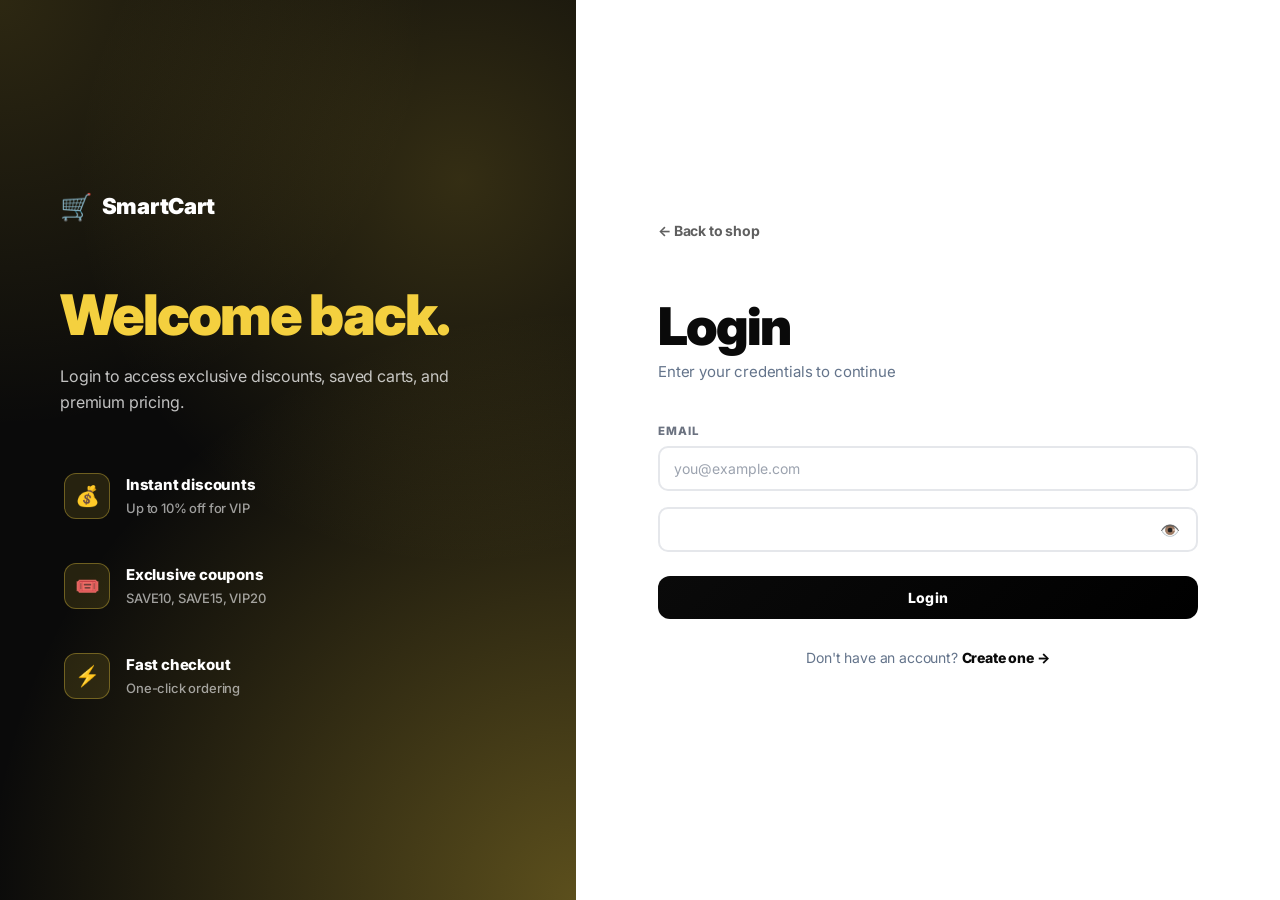
<file: SmartCart/src/main/resources/static/login.html>
<!DOCTYPE html>
<html lang="en">
<head>
    <meta charset="UTF-8">
    <meta name="viewport" content="width=device-width, initial-scale=1.0">
    <title>Sign In — SmartCart</title>
    <link rel="icon" href="images/favicon.ico" type="image/x-icon">
    <link rel="preconnect" href="https://fonts.googleapis.com">
    <link rel="preconnect" href="https://fonts.gstatic.com" crossorigin>
    <link href="https://fonts.googleapis.com/css2?family=Inter:wght@400;500;600;700;800;900&display=swap" rel="stylesheet">
    <link rel="stylesheet" href="css/style.css">
</head>
<body data-page="login">

<div class="auth-wrap">

    <aside class="auth-side">
        <div class="auth-side-inner">

            <a href="index.html" class="auth-logo">
                <span class="auth-logo-icon">🛒</span>
                <span>SmartCart</span>
            </a>

            <h1 class="auth-hero">Welcome back.</h1>
            <p class="auth-sub">
                Login to access exclusive discounts, saved carts,
                and premium pricing.
            </p>

            <div class="perk-list">
                <div class="perk-item">
                    <div class="perk-icon">💰</div>
                    <div class="perk-text">
                        <div class="perk-title">Instant discounts</div>
                        <div class="perk-desc">Up to 10% off for VIP</div>
                    </div>
                </div>
                <div class="perk-item">
                    <div class="perk-icon">🎟️</div>
                    <div class="perk-text">
                        <div class="perk-title">Exclusive coupons</div>
                        <div class="perk-desc">SAVE10, SAVE15, VIP20</div>
                    </div>
                </div>
                <div class="perk-item">
                    <div class="perk-icon">⚡</div>
                    <div class="perk-text">
                        <div class="perk-title">Fast checkout</div>
                        <div class="perk-desc">One-click ordering</div>
                    </div>
                </div>
            </div>

        </div>
    </aside>

    <main class="auth-main">
        <div class="auth-box">

            <a href="index.html" class="auth-back">← Back to shop</a>

            <h2 class="auth-title">Login</h2>
            <p class="auth-caption">Enter your credentials to continue</p>

            <form id="loginForm" onsubmit="return doLogin(event)" novalidate>

                <div class="form-group">
                    <label for="email">EMAIL</label>
                    <input type="email" id="email" name="email"
                           placeholder="you@example.com" autocomplete="email" required>
                </div>

                <div class="form-group">
                    <div class="password-wrap">
                        <input type="password" id="password" required>
                        <button type="button" class="toggle-password" onclick="togglePassword('password', this)">
                            👁️
                        </button>
                    </div>
                </div>

                <button type="submit" class="auth-submit" id="loginBtn">
                    Login
                </button>

            </form>

            <p class="auth-foot">
                Don't have an account?
                <a href="signup.html" class="auth-foot-link">Create one →</a>
            </p>

        </div>
    </main>

</div>

<div id="toast" class="toast"></div>
<script src="js/app.js"></script>
</body>
</html>
</file>
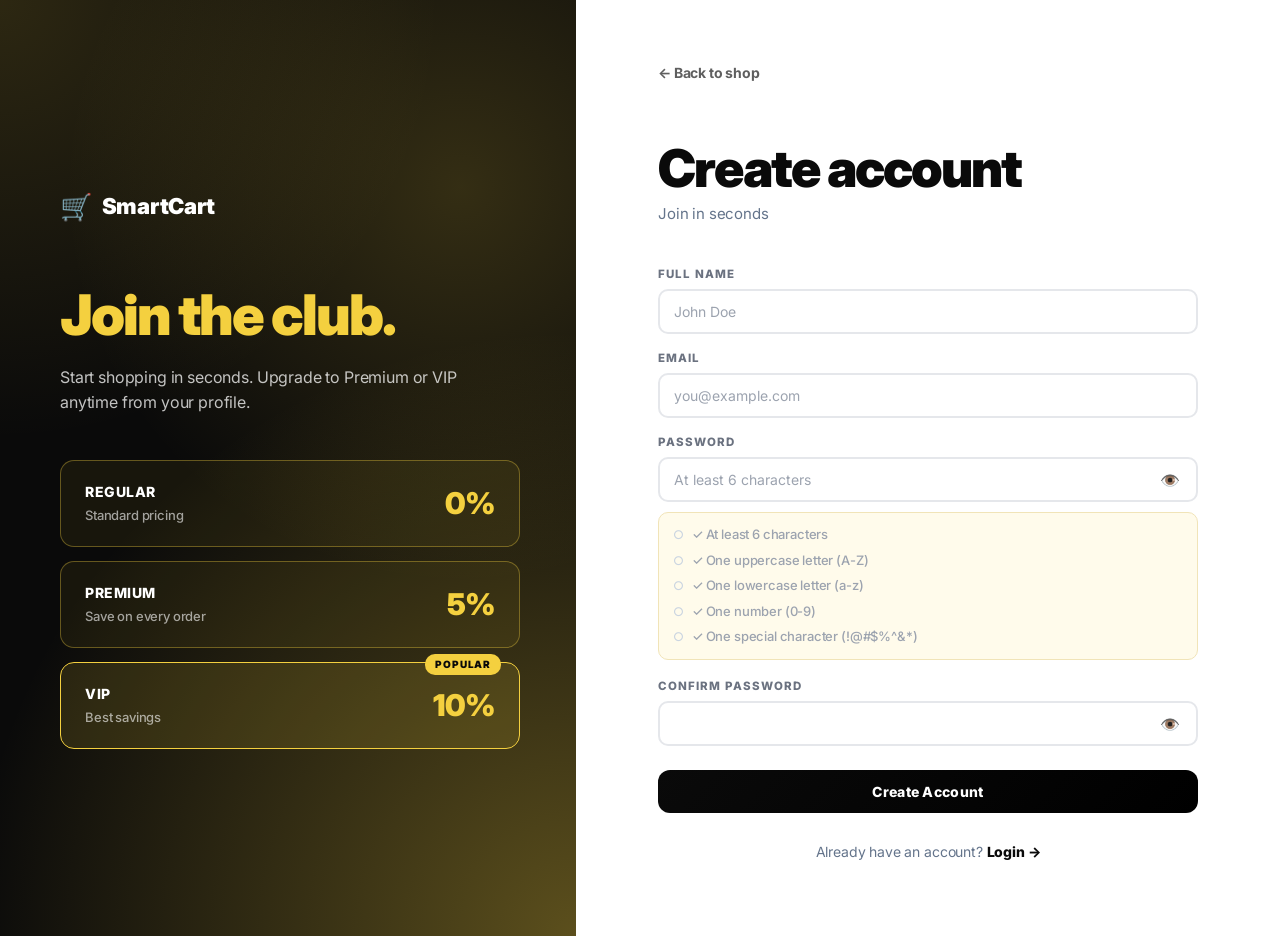
<file: SmartCart/src/main/resources/static/signup.html>
<!DOCTYPE html>
<html lang="en">
<head>
    <meta charset="UTF-8">
    <meta name="viewport" content="width=device-width, initial-scale=1.0">
    <title>Sign Up — SmartCart</title>
    <link rel="icon" href="images/favicon.ico" type="image/x-icon">
    <link rel="preconnect" href="https://fonts.googleapis.com">
    <link rel="preconnect" href="https://fonts.gstatic.com" crossorigin>
    <link href="https://fonts.googleapis.com/css2?family=Inter:wght@400;500;600;700;800;900&display=swap" rel="stylesheet">
    <link rel="stylesheet" href="css/style.css">
</head>
<body data-page="signup">

<div class="auth-wrap">

    <aside class="auth-side">
        <div class="auth-side-inner">

            <a href="index.html" class="auth-logo">
                <span class="auth-logo-icon">🛒</span>
                <span>SmartCart</span>
            </a>

            <h1 class="auth-hero">Join the club.</h1>
            <p class="auth-sub">
                Start shopping in seconds. Upgrade to Premium or VIP
                anytime from your profile.
            </p>

            <div class="tier-list">
                <div class="tier-card">
                    <div class="tier-meta">
                        <div class="tier-name">REGULAR</div>
                        <div class="tier-desc">Standard pricing</div>
                    </div>
                    <div class="tier-rate">0%</div>
                </div>
                <div class="tier-card">
                    <div class="tier-meta">
                        <div class="tier-name">PREMIUM</div>
                        <div class="tier-desc">Save on every order</div>
                    </div>
                    <div class="tier-rate">5%</div>
                </div>
                <div class="tier-card tier-card-vip">
                    <span class="tier-badge">POPULAR</span>
                    <div class="tier-meta">
                        <div class="tier-name">VIP</div>
                        <div class="tier-desc">Best savings</div>
                    </div>
                    <div class="tier-rate">10%</div>
                </div>
            </div>

        </div>
    </aside>

    <main class="auth-main">
        <div class="auth-box">

            <a href="index.html" class="auth-back">← Back to shop</a>

            <h2 class="auth-title">Create account</h2>
            <p class="auth-caption">Join in seconds</p>

            <form id="signupForm" onsubmit="return doSignup(event)" novalidate>

                <div class="form-group">
                    <label for="name">FULL NAME</label>
                    <input type="text" id="name" name="name"
                           placeholder="John Doe" autocomplete="name" required>
                </div>

                <div class="form-group">
                    <label for="email">EMAIL</label>
                    <input type="email" id="email" name="email"
                           placeholder="you@example.com" autocomplete="email" required>
                </div>

                <div class="form-group">
                    <label>Password</label>
                    <div class="password-wrap">
                        <input type="password" id="password" required
                               placeholder="At least 6 characters">
                        <button type="button" class="toggle-password" onclick="togglePassword('password', this)">
                            👁️
                        </button>
                    </div>
                    <div class="password-reqs" id="passwordReqs">
                        <div class="req" data-req="length">✓ At least 6 characters</div>
                        <div class="req" data-req="upper">✓ One uppercase letter (A-Z)</div>
                        <div class="req" data-req="lower">✓ One lowercase letter (a-z)</div>
                        <div class="req" data-req="number">✓ One number (0-9)</div>
                        <div class="req" data-req="special">✓ One special character (!@#$%^&*)</div>
                    </div>
                </div>

                <div class="form-group">
                    <label>Confirm Password</label>
                    <div class="password-wrap">
                        <input type="password" id="confirmPassword" required>
                        <button type="button" class="toggle-password" onclick="togglePassword('confirmPassword', this)">
                            👁️
                        </button>
                    </div>
                    <div id="passwordMismatch" class="field-error" style="display:none;">
                        Passwords do not match
                    </div>
                </div>

                <button type="submit" class="auth-submit" id="signupBtn">
                    Create Account
                </button>

            </form>

            <p class="auth-foot">
                Already have an account?
                <a href="login.html" class="auth-foot-link">Login →</a>
            </p>

        </div>
    </main>

</div>

<div id="toast" class="toast"></div>
<script src="js/app.js"></script>
</body>
</html>
</file>
<file: SmartCart/src/main/resources/static/css/style.css>
/* ============================================================
   SmartCart - Jet Black + Pure Gold Luxury Design
   ============================================================ */

* {
  box-sizing: border-box;
  font-family: 'Inter', -apple-system, BlinkMacSystemFont, 'Segoe UI', Roboto, sans-serif;
  -webkit-font-smoothing: antialiased;
}

:root {
  --emerald: #0a0a0a;
  --emerald-dark: #000000;
  --emerald-deep: #000000;
  --emerald-soft: #f5f5f5;
  --emerald-glow: rgba(10, 10, 10, 0.5);

  --champagne: #f4d03f;
  --champagne-deep: #d4af37;
  --champagne-gold: #c9a227;
  --champagne-dark: #8a6b1c;
  --champagne-soft: #fefbe8;
  --champagne-glow: rgba(244, 208, 63, 0.5);

  --rose: #f43f5e;
  --blue: #3b82f6;
  --violet: #8b5cf6;
  --amber: #f59e0b;
  --cyan: #06b6d4;

  --ink: #0a0a0a;
  --ink-2: #1e293b;
  --slate: #475569;
  --mute: #64748b;
  --soft: #94a3b8;
  --line: #eef1f4;
  --line-2: #f1f5f9;
  --bg: #fafbfc;

  --grad-primary: linear-gradient(135deg, #0a0a0a 0%, #f4d03f 100%);
  --grad-emerald: linear-gradient(135deg, #0a0a0a 0%, #000000 100%);
  --grad-champagne: linear-gradient(135deg, #f4d03f 0%, #d4af37 100%);
  --grad-emerald-champagne: linear-gradient(135deg, #0a0a0a 0%, #c9a227 100%);
  --grad-hero: linear-gradient(135deg, #fafbfc 0%, #fefbe8 50%, #fef9e7 100%);
  --grad-luxury: linear-gradient(135deg, #000000 0%, #0a0a0a 50%, #c9a227 100%);
  --grad-admin: linear-gradient(135deg, #000000 0%, #0a0a0a 50%, #1a1a1a 100%);
}

body {
  margin: 0;
  background: var(--bg);
  color: var(--ink);
  line-height: 1.5;
  letter-spacing: -0.01em;
}

a { color: inherit; text-decoration: none; }

html { scroll-behavior: smooth; }
::selection { background: var(--emerald); color: #fff; }
::-webkit-scrollbar { width: 10px; height: 10px; }
::-webkit-scrollbar-track { background: var(--champagne-soft); }
::-webkit-scrollbar-thumb {
  background: var(--grad-emerald);
  border-radius: 5px;
}
::-webkit-scrollbar-thumb:hover { background: var(--champagne-gold); }
:focus-visible { outline: 2px solid var(--emerald); outline-offset: 2px; }
button, .btn-nav, .cart-link { user-select: none; }

/* HEADER */
header {
  display: flex;
  justify-content: space-between;
  align-items: center;
  padding: 18px 48px;
  background: linear-gradient(135deg, #000000 0%, #1a1a1a 100%);
  border-bottom: 3px solid var(--champagne-deep);
  position: sticky;
  top: 0;
  z-index: 100;
  box-shadow: 0 8px 24px -8px rgba(0, 0, 0, 0.5);
}

.logo a {
  color: #fff;
  text-decoration: none;
  font-size: 20px;
  font-weight: 900;
  letter-spacing: -0.8px;
  display: flex;
  align-items: center;
  gap: 10px;
}
.logo-icon { font-size: 22px; }
.logo-text span {
  background: var(--grad-champagne);
  -webkit-background-clip: text;
  background-clip: text;
  -webkit-text-fill-color: transparent;
}

.nav {
  display: flex;
  gap: 12px;
  align-items: center;
  font-size: 14px;
}
#userInfo {
  color: var(--champagne);
  font-weight: 700;
  font-size: 13px;
  padding: 8px 14px;
  background: rgba(244, 208, 63, 0.15);
  border: 1px solid rgba(212, 175, 55, 0.4);
  border-radius: 10px;
  margin-right: 4px;
  text-decoration: none;
  transition: all 0.2s;
}
#userInfo:hover {
  background: rgba(244, 208, 63, 0.25);
  color: #fff;
  border-color: var(--champagne);
}
#userInfo:empty { display: none; }

.cart-link {
  display: flex;
  align-items: center;
  gap: 8px;
  padding: 9px 18px;
  background: transparent;
  color: var(--champagne);
  border-radius: 10px;
  font-weight: 700;
  font-size: 13px;
  text-decoration: none;
  transition: all 0.15s;
  border: 1px solid rgba(212, 175, 55, 0.5);
}
.cart-link:hover {
  background: var(--champagne);
  color: var(--emerald-deep);
  border-color: var(--champagne);
}
.cart-link:active { transform: scale(0.97); }

.badge {
  background: var(--rose);
  color: #fff;
  border-radius: 20px;
  padding: 1px 7px;
  font-size: 11px;
  font-weight: 800;
  min-width: 20px;
  text-align: center;
  display: inline-block;
}

@keyframes badgeBump {
  0%   { transform: scale(1); }
  40%  { transform: scale(1.4); }
  100% { transform: scale(1); }
}
.badge.bump { animation: badgeBump 0.4s cubic-bezier(0.4, 0, 0.2, 1); }

.btn-nav {
  padding: 9px 18px;
  border-radius: 10px;
  background: transparent;
  color: var(--champagne);
  font-weight: 700;
  font-size: 13px;
  text-decoration: none;
  transition: all 0.15s;
  border: 1px solid rgba(212, 175, 55, 0.5);
}
.btn-nav:hover {
  background: var(--champagne);
  color: var(--emerald-deep);
  border-color: var(--champagne);
}
.btn-nav.ghost {
  background: transparent;
  border-color: rgba(244, 208, 63, 0.4);
  color: var(--champagne);
}
.btn-nav.ghost:hover {
  background: var(--champagne);
  color: var(--emerald-deep);
  border-color: var(--champagne);
}

/* HERO */
.hero {
  padding: 80px 48px 48px;
  background: var(--grad-hero);
  position: relative;
  overflow: hidden;
  border-bottom: 1px solid var(--champagne);
}
.hero-compact { padding: 60px 48px 40px; }
.hero::before {
  content: '';
  position: absolute;
  top: -120px; right: -120px;
  width: 480px; height: 480px;
  background: radial-gradient(circle, rgba(10, 10, 10, 0.2), transparent 70%);
  border-radius: 50%;
  animation: floatSlow 12s ease-in-out infinite;
}
.hero::after {
  content: '';
  position: absolute;
  bottom: -160px; left: -80px;
  width: 400px; height: 400px;
  background: radial-gradient(circle, rgba(212, 175, 55, 0.35), transparent 70%);
  border-radius: 50%;
  animation: floatSlow 14s ease-in-out infinite reverse;
}
@keyframes floatSlow {
  0%, 100% { transform: translate(0, 0); }
  50%      { transform: translate(-30px, 30px); }
}
.hero-content {
  max-width: 1440px;
  margin: 0 auto;
  position: relative;
  z-index: 1;
}
.hero-tag {
  display: inline-block;
  padding: 8px 18px;
  background: linear-gradient(135deg, var(--champagne) 0%, var(--emerald-soft) 100%);
  border: 1px solid var(--champagne-deep);
  border-radius: 20px;
  font-size: 12px;
  font-weight: 800;
  color: var(--emerald-deep);
  margin-bottom: 20px;
  box-shadow: 0 4px 16px -4px var(--champagne-glow);
  letter-spacing: 0.3px;
}
.hero h1 {
  margin: 0 0 16px;
  font-size: 56px;
  font-weight: 900;
  letter-spacing: -2px;
  line-height: 1.05;
  color: var(--emerald-deep);
}
.hero-compact h1 { font-size: 44px; }
.gradient-text {
  background: var(--grad-emerald-champagne);
  -webkit-background-clip: text;
  background-clip: text;
  -webkit-text-fill-color: transparent;
}
.hero p {
  margin: 0 0 32px;
  font-size: 17px;
  color: var(--slate);
  max-width: 520px;
  line-height: 1.6;
}
.hero-stats { display: flex; gap: 40px; }
.stat { display: flex; flex-direction: column; }
.stat b {
  font-size: 28px;
  font-weight: 900;
  letter-spacing: -1px;
  background: var(--grad-emerald);
  -webkit-background-clip: text;
  background-clip: text;
  -webkit-text-fill-color: transparent;
}
.stat span {
  font-size: 12px;
  color: var(--champagne-dark);
  font-weight: 700;
  text-transform: uppercase;
  letter-spacing: 0.5px;
}

/* SEARCH */
.search-bar { max-width: 720px; margin: 0 auto 24px; }
.search-input-wrap { position: relative; display: flex; align-items: center; }
.search-icon {
  position: absolute; left: 18px; font-size: 16px;
  color: var(--champagne-deep); pointer-events: none;
  transition: color 0.15s;
}
.search-input-wrap input {
  width: 100%;
  padding: 16px 20px 16px 48px;
  border: 2px solid var(--champagne);
  border-radius: 16px;
  font-size: 15px;
  font-family: inherit;
  background: #fff;
  color: var(--ink);
  transition: all 0.2s;
  box-shadow: 0 4px 20px -8px var(--champagne-glow);
}
.search-input-wrap input:focus {
  outline: none;
  border-color: var(--emerald);
  box-shadow: 0 0 0 4px rgba(10, 10, 10, 0.15), 0 8px 24px -8px var(--emerald-glow);
}
.search-input-wrap input:focus + .search-icon,
.search-input-wrap:focus-within .search-icon { color: var(--emerald); }
.search-input-wrap input::placeholder { color: var(--soft); }

.category-chips {
  display: flex; flex-wrap: wrap; gap: 8px;
  justify-content: center; margin-bottom: 32px;
}
.chip {
  padding: 10px 20px;
  border-radius: 20px;
  border: 2px solid var(--champagne);
  background: #fff;
  color: var(--champagne-dark);
  font-weight: 800;
  font-size: 13px;
  cursor: pointer;
  transition: all 0.2s;
}
.chip:hover {
  border-color: var(--emerald);
  background: var(--emerald-soft);
  color: var(--emerald-deep);
  transform: translateY(-2px);
}
.chip.active {
  background: var(--grad-emerald);
  color: #fff;
  border-color: var(--emerald);
  box-shadow: 0 8px 20px -6px var(--emerald-glow);
}

.no-results { text-align: center; padding: 60px 20px; color: var(--mute); }
.no-results h3 { margin: 0 0 6px; font-size: 18px; font-weight: 800; color: var(--emerald-deep); }
.no-results p { font-size: 14px; margin: 0; }

/* PRODUCTS PAGE */
.products-page { padding: 48px; max-width: 1440px; margin: 0 auto; }
.page-head {
  margin-bottom: 32px;
  display: flex;
  justify-content: space-between;
  align-items: baseline;
  padding-bottom: 20px;
  border-bottom: 3px solid var(--champagne);
}
.page-head h2 {
  margin: 0; font-size: 26px; font-weight: 900;
  letter-spacing: -1px; color: var(--emerald-deep);
}
.page-head .sub { color: var(--champagne-dark); font-size: 13px; font-weight: 700; }

.grid {
  display: grid;
  grid-template-columns: repeat(auto-fill, minmax(240px, 1fr));
  gap: 20px;
}

/* PRODUCT CARD */
.card {
  background: #fff;
  border-radius: 20px;
  overflow: hidden;
  border: 2px solid var(--champagne);
  transition: all 0.3s cubic-bezier(0.4, 0, 0.2, 1);
  display: flex;
  flex-direction: column;
  position: relative;
}
.card::before {
  content: '';
  position: absolute;
  top: 0; left: 0; right: 0;
  height: 4px;
  background: var(--grad-emerald-champagne);
  z-index: 3;
}
.card:hover {
  transform: translateY(-6px);
  box-shadow: 0 24px 48px -16px var(--emerald-glow), 0 8px 16px -8px var(--champagne-glow);
  border-color: var(--emerald);
}

.card-img-wrap {
  position: relative;
  width: 100%;
  aspect-ratio: 1 / 1;
  overflow: hidden;
  background: linear-gradient(135deg, var(--champagne-soft) 0%, var(--emerald-soft) 100%);
  display: flex;
  align-items: center;
  justify-content: center;
}
.card-img {
  width: 100%;
  height: 100%;
  object-fit: contain;
  padding: 32px;
  transition: transform 0.5s cubic-bezier(0.4, 0, 0.2, 1);
}
.card:hover .card-img { transform: scale(1.08) rotate(-1deg); }

.cat-badge {
  position: absolute;
  top: 14px; left: 14px;
  padding: 5px 10px;
  border-radius: 20px;
  font-size: 9.5px;
  font-weight: 800;
  text-transform: uppercase;
  letter-spacing: 0.7px;
  color: #fff;
  z-index: 2;
  box-shadow: 0 4px 12px -2px rgba(0, 0, 0, 0.2);
}
.cat-electronics { background: linear-gradient(135deg, #3b82f6, #2563eb); }
.cat-accessories { background: linear-gradient(135deg, #8b5cf6, #7c3aed); }
.cat-furniture { background: var(--grad-emerald); }
.cat-home { background: linear-gradient(135deg, #f59e0b, #d97706); }
.cat-stationery { background: linear-gradient(135deg, #06b6d4, #0891b2); }

.qty-row {
  display: flex;
  align-items: center;
  margin-bottom: 8px;
}
.qty-badge {
  display: inline-block;
  padding: 4px 10px;
  border-radius: 20px;
  font-size: 10.5px;
  font-weight: 800;
  text-transform: uppercase;
  letter-spacing: 0.4px;
  color: #fff;
  white-space: nowrap;
}
.qty-badge.qty-ok {
  background: var(--grad-emerald);
  box-shadow: 0 4px 12px -2px var(--emerald-glow);
}
.qty-badge.qty-low { background: linear-gradient(135deg, #f59e0b, #d97706); }
.qty-badge.qty-out { background: linear-gradient(135deg, #ef4444, #dc2626); }

.card-body {
  padding: 18px 18px 20px;
  display: flex; flex-direction: column; flex: 1;
}
.card-title {
  margin: 0 0 10px;
  font-size: 15px;
  font-weight: 700;
  color: var(--ink);
  line-height: 1.35;
  display: -webkit-box;
  -webkit-line-clamp: 2;
  -webkit-box-orient: vertical;
  overflow: hidden;
  min-height: 40px;
}
.card-price {
  font-size: 22px;
  font-weight: 900;
  letter-spacing: -0.8px;
  margin: 6px 0 14px;
  background: var(--grad-emerald);
  -webkit-background-clip: text;
  background-clip: text;
  -webkit-text-fill-color: transparent;
}
.card-btn {
  width: 100%;
  padding: 12px 16px;
  border: none;
  border-radius: 12px;
  cursor: pointer;
  font-weight: 800;
  font-size: 13.5px;
  letter-spacing: 0.1px;
  transition: all 0.2s;
  margin-top: auto;
  background: var(--grad-emerald);
  color: #fff;
}
.card-btn.solid:hover:not(:disabled) {
  transform: translateY(-2px);
  box-shadow: 0 10px 24px -8px var(--emerald-glow);
  filter: brightness(1.05);
}
.card-btn:active:not(:disabled) { transform: scale(0.98); }
.card-btn:disabled {
  background: var(--line-2);
  color: var(--soft);
  cursor: not-allowed;
}

/* CART POPUP */
.cart-popup {
  position: fixed;
  top: 76px;
  right: 48px;
  background: #fff;
  border-radius: 14px;
  padding: 16px 20px;
  min-width: 260px;
  max-width: 320px;
  box-shadow: 0 20px 40px -8px var(--emerald-glow);
  border: 2px solid var(--emerald);
  z-index: 99;
  opacity: 0;
  transform: translateY(-12px);
  pointer-events: none;
  transition: opacity 0.22s ease, transform 0.22s ease;
}
.cart-popup.show {
  opacity: 1;
  transform: translateY(0);
  pointer-events: auto;
}
.cart-popup::before {
  content: '';
  position: absolute;
  top: -8px; right: 32px;
  width: 14px; height: 14px;
  background: #fff;
  transform: rotate(45deg);
  border-left: 2px solid var(--emerald);
  border-top: 2px solid var(--emerald);
}
.cart-popup-head { display: flex; align-items: center; gap: 10px; }
.cart-popup-check {
  width: 32px; height: 32px;
  border-radius: 50%;
  background: var(--grad-emerald);
  color: #fff;
  display: flex; align-items: center; justify-content: center;
  font-size: 16px; font-weight: 900;
  flex-shrink: 0;
  animation: popCheck 0.35s cubic-bezier(0.4, 0, 0.2, 1);
  box-shadow: 0 4px 12px -2px var(--emerald-glow);
}
@keyframes popCheck {
  0%   { transform: scale(0); }
  60%  { transform: scale(1.2); }
  100% { transform: scale(1); }
}
.cart-popup-title {
  font-size: 14px; font-weight: 800; color: var(--emerald-deep); line-height: 1.3;
}
.cart-popup-product {
  font-size: 12px; color: var(--mute); font-weight: 600; margin-top: 2px;
  display: -webkit-box;
  -webkit-line-clamp: 1;
  -webkit-box-orient: vertical;
  overflow: hidden;
}

/* CART PAGE */
.cart-page {
  display: grid;
  grid-template-columns: 1fr 380px;
  gap: 28px;
  padding: 40px 48px;
  max-width: 1440px;
  margin: 0 auto;
}
.cart-main {
  background: #fff;
  border-radius: 20px;
  padding: 28px;
  border: 2px solid var(--champagne);
  box-shadow: 0 4px 20px -8px var(--champagne-glow);
}
.cart-head {
  display: flex; justify-content: space-between; align-items: center;
  margin-bottom: 24px; padding-bottom: 18px;
  border-bottom: 2px solid var(--champagne);
}
.cart-head h1 {
  margin: 0; font-size: 26px; font-weight: 900;
  letter-spacing: -1px; color: var(--emerald-deep);
}
.continue-link {
  color: var(--emerald); text-decoration: none;
  font-size: 13px; font-weight: 800;
  transition: color 0.15s;
}
.continue-link:hover { color: var(--champagne-dark); text-decoration: underline; }

.cart-list { display: flex; flex-direction: column; }
.cart-row {
  display: grid;
  grid-template-columns: 100px 1fr 90px 130px 110px 40px;
  gap: 16px;
  align-items: center;
  padding: 20px 0;
  border-bottom: 1px solid var(--champagne);
  transition: background 0.15s;
}
.cart-row:last-child { border-bottom: none; }
.cart-row:hover { background: var(--champagne-soft); }
.cart-img {
  width: 100px; height: 80px;
  object-fit: contain;
  border-radius: 12px;
  background: linear-gradient(135deg, var(--champagne-soft), var(--emerald-soft));
  padding: 8px;
  border: 1px solid var(--champagne);
}
.cart-info .cart-title { font-weight: 700; font-size: 15px; color: var(--ink); }
.cart-info .cart-cat {
  color: var(--emerald-deep); font-size: 12px; margin-top: 4px;
  display: inline-block; background: var(--emerald-soft);
  padding: 2px 8px; border-radius: 6px; font-weight: 800;
}
.cart-price { color: var(--slate); font-size: 14px; font-weight: 600; }
.cart-qty { display: flex; gap: 6px; align-items: center; justify-content: center; }
.cart-qty button {
  width: 30px; height: 30px;
  border: 2px solid var(--champagne);
  background: #fff;
  border-radius: 8px;
  cursor: pointer;
  font-size: 16px;
  font-weight: 800;
  color: var(--emerald-deep);
  display: flex; align-items: center; justify-content: center;
  transition: all 0.15s;
}
.cart-qty button:hover {
  background: var(--grad-emerald);
  color: #fff;
  border-color: var(--emerald);
  transform: scale(1.08);
  box-shadow: 0 6px 14px -4px var(--emerald-glow);
}
.cart-qty span {
  min-width: 28px; text-align: center;
  font-weight: 800; font-size: 15px; color: var(--ink);
}
.cart-line-total {
  font-weight: 900; color: var(--emerald-deep);
  text-align: right; font-size: 15px; letter-spacing: -0.3px;
}
.cart-del {
  background: none; border: none;
  color: var(--soft); font-size: 20px; cursor: pointer;
  font-weight: 700; padding: 4px; line-height: 1;
  transition: all 0.15s;
}
.cart-del:hover { color: var(--rose); transform: scale(1.2) rotate(90deg); }
.cart-footer {
  padding-top: 22px; text-align: right;
  font-size: 15px; color: var(--slate);
}
.cart-footer b {
  color: var(--emerald-deep); font-size: 22px; font-weight: 900;
  letter-spacing: -0.6px; margin-left: 6px;
}

/* EMPTY CART */
.empty-cart {
  display: flex; flex-direction: column;
  align-items: center; justify-content: center;
  padding: 80px 20px; text-align: center;
}
.empty-cart .empty-icon { font-size: 72px; margin-bottom: 20px; opacity: 0.6; }
.empty-cart h3 {
  margin: 0 0 8px; font-size: 22px; font-weight: 900;
  color: var(--emerald-deep); letter-spacing: -0.6px;
}
.empty-cart p { margin: 0 0 26px; color: var(--mute); font-size: 14px; }
.empty-cart .empty-btn {
  display: inline-block;
  padding: 13px 30px;
  background: var(--grad-emerald);
  color: #fff;
  text-decoration: none;
  border-radius: 12px;
  font-weight: 800;
  font-size: 14px;
  transition: all 0.2s;
}
.empty-cart .empty-btn:hover {
  transform: translateY(-2px);
  box-shadow: 0 12px 28px -8px var(--emerald-glow);
}

/* SIDEBAR */
.side-box {
  background: #fff;
  border-radius: 20px;
  padding: 26px;
  position: sticky;
  top: 96px;
  border: 2px solid var(--champagne);
  box-shadow: 0 4px 20px -8px var(--champagne-glow);
}
.side-box h3 {
  margin: 0 0 20px;
  font-size: 15px;
  font-weight: 800;
  color: var(--emerald-deep);
  letter-spacing: -0.3px;
  text-transform: uppercase;
  display: flex;
  align-items: center;
  gap: 8px;
}
.side-box h3::before {
  content: '';
  width: 4px; height: 18px;
  background: var(--grad-emerald);
  border-radius: 2px;
}
.side-row {
  display: flex; justify-content: space-between; align-items: center;
  margin: 10px 0; font-size: 14px; color: var(--slate);
}
.side-row span:last-child { font-weight: 700; color: var(--ink); }
.side-row.total {
  font-weight: 900; font-size: 17px; color: var(--emerald-deep);
  border-top: 2px solid var(--champagne);
  margin-top: 16px; padding-top: 16px;
  letter-spacing: -0.5px;
}
.side-row.total span:last-child {
  font-size: 22px;
  background: var(--grad-emerald);
  -webkit-background-clip: text;
  background-clip: text;
  -webkit-text-fill-color: transparent;
}

.coupon-box { display: flex; gap: 8px; margin: 20px 0; }
.coupon-box input {
  flex: 1;
  padding: 12px 14px;
  border: 2px solid var(--champagne);
  border-radius: 12px;
  font-size: 13px;
  font-weight: 700;
  font-family: inherit;
  letter-spacing: 0.5px;
  text-transform: uppercase;
  transition: all 0.15s;
  background: var(--champagne-soft);
  color: var(--ink);
}
.coupon-box input:focus {
  outline: none;
  border-color: var(--emerald);
  background: #fff;
  box-shadow: 0 0 0 4px rgba(10, 10, 10, 0.15);
}
.coupon-box input::placeholder {
  color: var(--soft); text-transform: none;
  font-weight: 500; letter-spacing: 0;
}
.coupon-box button {
  padding: 12px 18px;
  cursor: pointer;
  background: var(--grad-emerald);
  color: #fff;
  border: none;
  border-radius: 12px;
  font-weight: 800;
  font-size: 13px;
  transition: all 0.2s;
}
.coupon-box button:hover {
  transform: translateY(-1px);
  box-shadow: 0 8px 20px -6px var(--emerald-glow);
}

.checkout-btn {
  width: 100%;
  padding: 16px;
  margin-top: 4px;
  border: none;
  background: var(--grad-emerald);
  color: #fff;
  font-size: 15px;
  border-radius: 14px;
  cursor: pointer;
  font-weight: 800;
  letter-spacing: 0.3px;
  transition: all 0.2s;
  display: flex; align-items: center; justify-content: center; gap: 8px;
  box-shadow: 0 6px 16px -4px var(--emerald-glow);
}
.checkout-btn:hover {
  box-shadow: 0 14px 28px -8px var(--emerald-glow);
  transform: translateY(-2px);
  filter: brightness(1.08);
}
.checkout-btn svg { transition: transform 0.2s; }
.checkout-btn:hover svg { transform: translateX(4px); }

.customer-display {
  margin-top: 18px;
  padding-top: 16px;
  border-top: 1px solid var(--champagne);
  font-size: 12px;
  color: var(--mute);
  text-align: center;
}
.customer-display b {
  color: var(--emerald-deep);
  background: var(--emerald-soft);
  padding: 3px 10px;
  border-radius: 6px;
  font-weight: 800;
}

.guest-hint {
  padding: 12px 14px;
  background: var(--grad-champagne);
  border: 1px solid var(--champagne-deep);
  border-radius: 10px;
  font-size: 13px;
  font-weight: 700;
  color: var(--champagne-dark);
  margin-bottom: 12px;
  text-align: center;
  display: flex; align-items: center; justify-content: center; gap: 6px;
  box-shadow: 0 4px 12px -4px var(--champagne-glow);
}

/* CHECKOUT PAGE */
.checkout-page { max-width: 1400px; margin: 0 auto; padding: 40px 48px; }
.checkout-page h1 {
  margin: 0 0 32px;
  font-size: 30px;
  font-weight: 900;
  letter-spacing: -1.2px;
  color: var(--emerald-deep);
}
.checkout-grid {
  display: grid;
  grid-template-columns: 1fr 400px;
  gap: 28px;
}
.checkout-form-wrap {
  background: #fff;
  border-radius: 20px;
  padding: 28px;
  border: 2px solid var(--champagne);
  box-shadow: 0 4px 20px -8px var(--champagne-glow);
}
.checkout-form h2 {
  margin: 0 0 20px;
  font-size: 20px;
  font-weight: 900;
  letter-spacing: -0.6px;
  color: var(--emerald-deep);
  padding-bottom: 14px;
  border-bottom: 2px solid var(--champagne);
}
.checkout-form label {
  display: block;
  font-size: 13px;
  color: var(--champagne-dark);
  font-weight: 800;
  margin: 16px 0 6px;
  text-transform: uppercase;
  letter-spacing: 0.4px;
}
.checkout-form label:first-of-type { margin-top: 0; }
.checkout-form input {
  width: 100%;
  padding: 13px 15px;
  border: 2px solid var(--champagne);
  border-radius: 12px;
  font-size: 14px;
  font-family: inherit;
  background: #fff;
  color: var(--ink);
  transition: all 0.15s;
  box-sizing: border-box;
}
.checkout-form input:focus {
  outline: none;
  border-color: var(--emerald);
  box-shadow: 0 0 0 4px rgba(10, 10, 10, 0.15);
}
.checkout-form input::placeholder { color: var(--soft); }

.payment-note {
  margin-top: 24px;
  padding: 14px 16px;
  background: linear-gradient(135deg, var(--emerald-soft) 0%, var(--champagne-soft) 100%);
  border: 2px solid var(--emerald);
  border-radius: 12px;
  font-size: 13px;
  font-weight: 700;
  color: var(--emerald-deep);
  display: flex; align-items: center; gap: 8px;
}
.payment-note span { font-size: 18px; }

.checkout-summary .side-box { position: sticky; top: 96px; }

.checkout-items {
  display: flex; flex-direction: column; gap: 12px;
  padding-bottom: 18px; margin-bottom: 18px;
  border-bottom: 1px solid var(--champagne);
  max-height: 280px; overflow-y: auto;
}
.checkout-items::-webkit-scrollbar { width: 6px; }
.checkout-items::-webkit-scrollbar-thumb { background: var(--champagne-deep); border-radius: 3px; }

.co-item {
  display: grid;
  grid-template-columns: 48px 1fr auto;
  gap: 12px;
  align-items: center;
}
.co-item img {
  width: 48px; height: 48px;
  object-fit: contain;
  background: linear-gradient(135deg, var(--champagne-soft), var(--emerald-soft));
  border-radius: 10px;
  padding: 4px;
  border: 1px solid var(--champagne);
}
.co-item-title { font-size: 13px; font-weight: 700; color: var(--ink); line-height: 1.3; }
.co-item-meta { font-size: 11px; color: var(--mute); margin-top: 3px; }
.co-item-price { font-size: 13px; font-weight: 800; color: var(--emerald-deep); white-space: nowrap; }

/* PROFILE */
.profile-page { max-width: 1200px; margin: 0 auto; padding: 40px 48px; }
.profile-head {
  display: flex; align-items: center; gap: 24px;
  background: linear-gradient(135deg, var(--champagne-soft) 0%, var(--emerald-soft) 100%);
  border-radius: 24px;
  padding: 32px;
  margin-bottom: 32px;
  border: 2px solid var(--champagne);
  position: relative;
  overflow: hidden;
}
.profile-head::before {
  content: '';
  position: absolute; top: -60px; right: -60px;
  width: 240px; height: 240px;
  background: radial-gradient(circle, rgba(10, 10, 10, 0.2), transparent 70%);
  border-radius: 50%;
}
.profile-avatar {
  width: 88px; height: 88px;
  border-radius: 50%;
  background: var(--grad-emerald-champagne);
  color: #fff;
  display: flex; align-items: center; justify-content: center;
  font-size: 32px; font-weight: 900;
  letter-spacing: -1px;
  flex-shrink: 0;
  position: relative; z-index: 1;
  box-shadow: 0 12px 28px -8px var(--emerald-glow);
  border: 3px solid var(--champagne);
}
.profile-info { position: relative; z-index: 1; flex: 1; }
.profile-info h1 {
  margin: 0 0 4px;
  font-size: 28px; font-weight: 900;
  letter-spacing: -1.2px; color: var(--emerald-deep);
}
.profile-info .email { color: var(--slate); font-size: 14px; margin-bottom: 12px; }
.profile-tier-badge {
  display: inline-flex; align-items: center; gap: 6px;
  padding: 6px 14px;
  border-radius: 20px;
  font-size: 12px; font-weight: 800;
  letter-spacing: 0.5px;
  text-transform: uppercase;
}
.tier-regular { background: var(--line-2); color: var(--slate); }
.tier-premium { background: var(--emerald-soft); color: var(--emerald-deep); }
.tier-vip {
  background: var(--grad-champagne);
  color: var(--emerald-deep);
  box-shadow: 0 6px 14px -4px var(--champagne-glow);
}

.section-title {
  margin: 0 0 20px;
  font-size: 20px; font-weight: 900;
  letter-spacing: -0.6px;
  color: var(--emerald-deep);
}
.member-grid {
  display: grid;
  grid-template-columns: repeat(auto-fit, minmax(280px, 1fr));
  gap: 20px;
  margin-bottom: 40px;
}
.member-card {
  background: #fff;
  border: 2px solid var(--champagne);
  border-radius: 20px;
  padding: 26px;
  position: relative;
  transition: all 0.25s;
}
.member-card:hover {
  transform: translateY(-4px);
  box-shadow: 0 20px 40px -16px var(--emerald-glow);
  border-color: var(--emerald);
}
.member-card.current {
  border-color: var(--emerald);
  background: linear-gradient(180deg, var(--emerald-soft) 0%, #fff 100%);
}
.member-card.current::after {
  content: 'CURRENT';
  position: absolute; top: 18px; right: 18px;
  background: var(--grad-emerald); color: #fff;
  font-size: 10px; font-weight: 800;
  padding: 4px 10px; border-radius: 20px;
  letter-spacing: 0.7px;
}
.member-card.vip-card {
  background: linear-gradient(135deg, #000000 0%, #1a1a1a 100%);
  color: #fff;
  border-color: var(--champagne-deep);
}
.member-card.vip-card::before {
  content: '';
  position: absolute; inset: 0;
  border-radius: 20px;
  background: radial-gradient(circle at top right, var(--champagne-glow), transparent 60%);
  pointer-events: none;
}
.member-name {
  font-size: 13px; font-weight: 900;
  letter-spacing: 1px; text-transform: uppercase;
  color: var(--emerald); margin-bottom: 6px;
}
.member-card.vip-card .member-name { color: var(--champagne); }
.member-rate {
  font-size: 40px; font-weight: 900;
  letter-spacing: -2px; color: var(--emerald-deep);
  line-height: 1; margin-bottom: 8px;
}
.member-card.vip-card .member-rate { color: var(--champagne); }
.member-desc {
  font-size: 13px; color: var(--mute);
  margin-bottom: 20px; line-height: 1.5;
}
.member-card.vip-card .member-desc { color: rgba(255, 255, 255, 0.8); }
.member-features {
  list-style: none; padding: 0;
  margin: 0 0 22px;
  display: flex; flex-direction: column; gap: 8px;
}
.member-features li {
  font-size: 13px; color: var(--slate);
  display: flex; align-items: center; gap: 8px;
}
.member-card.vip-card .member-features li { color: rgba(255, 255, 255, 0.95); }
.member-features li::before {
  content: '\2713';
  color: var(--emerald);
  font-weight: 900; font-size: 14px;
}
.member-card.vip-card .member-features li::before { color: var(--champagne); }
.member-btn {
  width: 100%; padding: 13px;
  border: none; border-radius: 12px;
  background: var(--grad-emerald); color: #fff;
  font-weight: 800; font-size: 14px;
  cursor: pointer;
  transition: all 0.2s;
}
.member-btn:hover:not(:disabled) {
  transform: translateY(-1px);
  box-shadow: 0 10px 24px -8px var(--emerald-glow);
  filter: brightness(1.05);
}
.member-btn:disabled { background: var(--line-2); color: var(--soft); cursor: not-allowed; }
.member-card.vip-card .member-btn { background: var(--grad-champagne); color: var(--emerald-deep); }

/* ACCOUNT PAGE */
.account-layout {
  display: grid;
  grid-template-columns: 260px 1fr;
  gap: 20px;
  max-width: 1500px;
  margin: 0 auto;
  padding: 24px 32px 60px;
  align-items: start;
}

.account-sidebar {
  background: #fff;
  border-radius: 12px;
  padding: 20px 12px;
  box-shadow: 0 2px 8px -4px var(--champagne-glow);
  position: sticky;
  top: 100px;
  border: 2px solid var(--champagne);
}
.account-user {
  display: flex; align-items: center; gap: 12px;
  padding: 0 12px 16px;
  border-bottom: 1px solid var(--champagne);
  margin-bottom: 12px;
}
.account-avatar {
  width: 48px; height: 48px;
  border-radius: 50%;
  background: var(--grad-emerald-champagne);
  color: #fff;
  display: flex; align-items: center; justify-content: center;
  font-size: 18px; font-weight: 900;
  letter-spacing: -0.5px;
  flex-shrink: 0;
  box-shadow: 0 6px 16px -4px var(--emerald-glow);
  border: 2px solid var(--champagne);
}
.account-hello { font-size: 12px; color: var(--champagne-dark); line-height: 1; margin-bottom: 3px; font-weight: 700; }
.account-name {
  font-size: 15px; font-weight: 800;
  color: var(--emerald-deep); letter-spacing: -0.3px;
}
.account-nav { display: flex; flex-direction: column; }
.nav-item {
  display: flex; align-items: center; gap: 12px;
  padding: 12px 14px;
  border-radius: 8px;
  font-size: 14px; font-weight: 600;
  color: var(--slate);
  cursor: pointer;
  transition: all 0.15s;
  user-select: none;
}
.nav-item:hover { background: var(--champagne-soft); color: var(--emerald-deep); }
.nav-item.active {
  background: var(--grad-emerald);
  color: #fff;
  font-weight: 800;
  box-shadow: 0 6px 14px -4px var(--emerald-glow);
}
.nav-icon { font-size: 16px; width: 20px; text-align: center; }
.nav-item.logout-item {
  margin-top: 8px;
  color: var(--rose);
  border-top: 1px solid var(--champagne);
  padding-top: 16px;
}
.nav-item.logout-item:hover { background: #fef2f2; color: var(--rose); }

.account-main { min-width: 0; }

.profile-head-compact {
  display: flex; align-items: center; gap: 20px;
  background: linear-gradient(135deg, var(--champagne-soft) 0%, var(--emerald-soft) 100%);
  border-radius: 16px;
  padding: 20px 24px;
  margin-bottom: 20px;
  border: 2px solid var(--champagne);
  position: relative;
  overflow: hidden;
}
.profile-head-compact::before {
  content: '';
  position: absolute; top: -40px; right: -40px;
  width: 160px; height: 160px;
  background: radial-gradient(circle, rgba(10, 10, 10, 0.2), transparent 70%);
  border-radius: 50%;
}
.profile-head-compact .profile-avatar {
  width: 64px; height: 64px;
  font-size: 22px;
  z-index: 1;
  background: var(--grad-emerald-champagne);
  box-shadow: 0 10px 24px -8px var(--emerald-glow);
  border: 2px solid var(--champagne);
}
.profile-head-compact .profile-info { position: relative; z-index: 1; }
.profile-head-compact .profile-info h1 {
  margin: 0 0 4px;
  font-size: 22px; font-weight: 900;
  letter-spacing: -0.8px; color: var(--emerald-deep);
}
.profile-head-compact .email {
  font-size: 13px; color: var(--slate); margin-bottom: 8px;
}

.account-panel { display: none; animation: fadeIn 0.2s ease; }
.account-panel.active { display: block; }

.panel-title {
  margin: 0 0 20px;
  font-size: 20px; font-weight: 900;
  letter-spacing: -0.6px;
  color: var(--emerald-deep);
}

.account-info {
  background: #fff;
  border-radius: 16px;
  padding: 20px 26px;
  border: 2px solid var(--champagne);
  margin-bottom: 20px;
}
.info-row {
  display: flex; justify-content: space-between; align-items: center;
  padding: 14px 0;
  border-bottom: 1px solid var(--champagne-soft);
  font-size: 14px;
}
.info-row:last-child { border-bottom: none; }
.info-row .label { color: var(--champagne-dark); font-weight: 700; }
.info-row .value { color: var(--emerald-deep); font-weight: 800; }

.coupons-list {
  display: grid;
  grid-template-columns: repeat(auto-fill, minmax(300px, 1fr));
  gap: 14px;
}
.coupon-card {
  background: #fff;
  border-radius: 12px;
  padding: 16px 20px;
  border: 2px dashed var(--champagne-deep);
  display: flex; align-items: center; gap: 16px;
  transition: all 0.2s;
}
.coupon-card:hover {
  border-color: var(--emerald);
  transform: translateY(-2px);
  box-shadow: 0 12px 24px -8px var(--emerald-glow);
}
.coupon-card.vip-coupon {
  background: var(--grad-champagne);
  border-color: var(--emerald);
}
.coupon-code {
  font-family: 'SF Mono', Monaco, Consolas, monospace;
  background: var(--grad-emerald); color: #fff;
  padding: 8px 12px;
  border-radius: 8px;
  font-size: 13px; font-weight: 800;
  letter-spacing: 0.5px;
  white-space: nowrap;
}
.vip-coupon .coupon-code { background: linear-gradient(135deg, #000000, #1a1a1a); }
.coupon-desc { font-size: 13px; color: var(--ink); line-height: 1.4; }
.coupon-sub { font-size: 11px; color: var(--champagne-dark); margin-top: 2px; font-weight: 700; }

/* MODAL */
.modal-overlay {
  position: fixed;
  inset: 0;
  background: rgba(0, 0, 0, 0.6);
  backdrop-filter: blur(6px);
  -webkit-backdrop-filter: blur(6px);
  display: none;
  align-items: center; justify-content: center;
  z-index: 1000;
  padding: 20px;
  animation: fadeIn 0.15s ease;
}
.modal-overlay.show { display: flex; }
@keyframes fadeIn { from { opacity: 0; } to { opacity: 1; } }

.modal-box {
  background: #fff;
  border-radius: 20px;
  padding: 32px;
  max-width: 400px;
  width: 100%;
  box-shadow: 0 32px 64px -16px var(--emerald-glow);
  text-align: center;
  animation: popIn 0.25s cubic-bezier(0.4, 0, 0.2, 1);
  border: 2px solid var(--champagne);
}
@keyframes popIn {
  from { transform: scale(0.95); opacity: 0; }
  to   { transform: scale(1);    opacity: 1; }
}

.modal-icon {
  width: 64px; height: 64px;
  border-radius: 50%;
  background: linear-gradient(135deg, #fef2f2, #fee2e2);
  color: var(--rose);
  display: flex; align-items: center; justify-content: center;
  font-size: 28px;
  margin: 0 auto 20px;
}
.modal-title {
  margin: 0 0 8px;
  font-size: 22px; font-weight: 900;
  letter-spacing: -0.6px;
  color: var(--emerald-deep);
}
.modal-message {
  margin: 0 0 28px;
  font-size: 14px;
  color: var(--mute);
  line-height: 1.55;
}
.modal-actions { display: flex; gap: 10px; }
.modal-btn {
  flex: 1;
  padding: 13px;
  border: none;
  border-radius: 12px;
  font-weight: 800;
  font-size: 14px;
  cursor: pointer;
  transition: all 0.2s;
}
.modal-btn.cancel { background: var(--champagne-soft); color: var(--champagne-dark); border: 1px solid var(--champagne); }
.modal-btn.cancel:hover { background: var(--champagne); }
.modal-btn.confirm {
  background: linear-gradient(135deg, #ef4444, #dc2626);
  color: #fff;
}
.modal-btn.confirm:hover {
  box-shadow: 0 10px 24px -8px rgba(220, 38, 38, 0.5);
  transform: translateY(-1px);
}
.modal-btn.confirm:disabled { opacity: 0.4; cursor: not-allowed; transform: none; box-shadow: none; }

/* ADMIN PANEL */
.admin-header {
  background: var(--grad-admin);
  border-bottom: 3px solid var(--champagne-deep);
  box-shadow: 0 8px 24px -8px rgba(0, 0, 0, 0.5);
}
.admin-header .logo a { color: #fff; }
.admin-header .logo-text span {
  background: var(--grad-champagne);
  -webkit-background-clip: text;
  background-clip: text;
  -webkit-text-fill-color: transparent;
}
.admin-header .btn-nav {
  border-color: rgba(212, 175, 55, 0.5);
  color: var(--champagne);
}
.admin-header .btn-nav:hover {
  background: var(--champagne);
  color: var(--emerald-deep);
  border-color: var(--champagne);
}

.admin-badge {
  background: var(--grad-champagne); color: var(--emerald-deep);
  font-size: 9px; font-weight: 900;
  padding: 3px 8px;
  border-radius: 6px;
  letter-spacing: 0.7px;
  margin-left: 8px;
  vertical-align: middle;
}

.admin-page { max-width: 1400px; margin: 0 auto; padding: 40px 48px; }

.stats-grid {
  display: grid;
  grid-template-columns: repeat(auto-fit, minmax(200px, 1fr));
  gap: 20px;
  margin-bottom: 40px;
}
.stat-card {
  background: #fff;
  border-radius: 20px;
  padding: 24px;
  border: 2px solid var(--champagne);
  box-shadow: 0 4px 20px -8px var(--champagne-glow);
  transition: all 0.25s;
  position: relative;
  overflow: hidden;
}
.stat-card::before {
  content: '';
  position: absolute;
  top: 0; left: 0; right: 0;
  height: 4px;
  background: var(--grad-emerald);
}
.stat-card:hover {
  transform: translateY(-4px);
  box-shadow: 0 16px 32px -12px var(--emerald-glow);
  border-color: var(--emerald);
}
.stat-card.accent {
  background: var(--grad-emerald);
  color: #fff;
  border-color: var(--emerald);
}
.stat-card.accent::before { background: var(--champagne); }
.stat-icon { font-size: 24px; margin-bottom: 12px; }
.stat-value {
  font-size: 32px; font-weight: 900;
  letter-spacing: -1.5px;
  color: var(--emerald-deep);
  line-height: 1;
}
.stat-card.accent .stat-value { color: var(--champagne); }
.stat-label {
  font-size: 12px; color: var(--champagne-dark);
  font-weight: 800;
  text-transform: uppercase;
  letter-spacing: 0.6px;
  margin-top: 8px;
}
.stat-card.accent .stat-label { color: rgba(244, 208, 63, 0.9); }

.admin-tabs {
  display: flex;
  gap: 8px;
  margin-bottom: 24px;
  border-bottom: 3px solid var(--champagne);
}
.tab-btn {
  background: none;
  border: none;
  padding: 12px 20px;
  font-weight: 800;
  font-size: 14px;
  color: var(--mute);
  cursor: pointer;
  border-bottom: 3px solid transparent;
  margin-bottom: -3px;
  transition: all 0.15s;
}
.tab-btn:hover { color: var(--emerald); }
.tab-btn.active {
  color: var(--emerald-deep);
  border-bottom-color: var(--emerald);
}

.admin-tab-content { animation: fadeIn 0.2s ease; }

.tab-header {
  display: flex; justify-content: space-between; align-items: center;
  margin-bottom: 20px;
}
.tab-header h2 {
  margin: 0; font-size: 22px;
  font-weight: 900; letter-spacing: -0.6px;
  color: var(--emerald-deep);
}
.tab-header .sub { color: var(--champagne-dark); font-size: 13px; font-weight: 700; }

.btn-primary {
  padding: 11px 20px;
  background: var(--grad-emerald); color: #fff;
  border: none; border-radius: 12px;
  font-weight: 800; font-size: 13px;
  cursor: pointer;
  transition: all 0.2s;
  box-shadow: 0 4px 12px -2px var(--emerald-glow);
}
.btn-primary:hover {
  transform: translateY(-1px);
  box-shadow: 0 10px 24px -8px var(--emerald-glow);
  filter: brightness(1.08);
}

.admin-search-wrap {
  position: relative;
  display: flex; align-items: center;
  margin-bottom: 18px;
}
.admin-search-icon {
  position: absolute; left: 16px;
  font-size: 15px; color: var(--champagne-deep);
  pointer-events: none;
}
.admin-search-wrap input {
  width: 100%;
  padding: 12px 16px 12px 42px;
  border: 2px solid var(--champagne);
  border-radius: 12px;
  font-size: 14px;
  font-family: inherit;
  background: #fff; color: var(--ink);
  transition: all 0.15s;
}
.admin-search-wrap input:focus {
  outline: none;
  border-color: var(--emerald);
  box-shadow: 0 0 0 4px rgba(10, 10, 10, 0.15);
}

.admin-no-results {
  padding: 40px 20px;
  text-align: center;
  color: var(--soft);
  font-size: 14px;
  font-weight: 700;
}

.admin-table-wrap {
  background: #fff;
  border-radius: 20px;
  border: 2px solid var(--champagne);
  overflow: hidden;
  box-shadow: 0 4px 20px -8px var(--champagne-glow);
}
.admin-table { width: 100%; border-collapse: collapse; font-size: 14px; }
.admin-table th, .admin-table td {
  padding: 14px 20px;
  text-align: left;
  border-bottom: 1px solid var(--champagne);
}
.admin-table th {
  background: var(--grad-champagne);
  font-weight: 900;
  font-size: 12px;
  text-transform: uppercase;
  letter-spacing: 0.7px;
  color: var(--emerald-deep);
}
.admin-table tr:last-child td { border-bottom: none; }
.admin-table tr:hover td { background: var(--champagne-soft); }
.admin-table code {
  font-family: 'SF Mono', Monaco, Consolas, monospace;
  background: var(--emerald-soft);
  padding: 2px 8px;
  border-radius: 6px;
  font-size: 12px;
  font-weight: 800;
  color: var(--emerald-deep);
}

.cat-pill {
  display: inline-block;
  padding: 3px 10px;
  border-radius: 12px;
  font-size: 11px;
  font-weight: 800;
  color: #fff;
}
.cat-pill.cat-electronics { background: linear-gradient(135deg, #3b82f6, #2563eb); }
.cat-pill.cat-accessories { background: linear-gradient(135deg, #8b5cf6, #7c3aed); }
.cat-pill.cat-furniture   { background: var(--grad-emerald); }
.cat-pill.cat-home        { background: linear-gradient(135deg, #f59e0b, #d97706); }
.cat-pill.cat-stationery  { background: linear-gradient(135deg, #06b6d4, #0891b2); }

.tbl-btn {
  padding: 6px 12px;
  border: 2px solid var(--champagne);
  background: #fff;
  border-radius: 8px;
  font-weight: 800;
  font-size: 12px;
  cursor: pointer;
  margin-right: 6px;
  transition: all 0.15s;
}
.tbl-btn.edit { color: var(--emerald); }
.tbl-btn.edit:hover {
  background: var(--emerald-soft);
  border-color: var(--emerald);
  transform: translateY(-1px);
}
.tbl-btn.del { color: var(--rose); }
.tbl-btn.del:hover {
  background: #fef2f2;
  border-color: var(--rose);
  transform: translateY(-1px);
}

.order-card {
  background: #fff;
  border-radius: 16px;
  border: 2px solid var(--champagne);
  padding: 20px 24px;
  margin-bottom: 16px;
  transition: all 0.2s;
}
.order-card:hover {
  transform: translateY(-2px);
  box-shadow: 0 16px 32px -12px var(--emerald-glow);
  border-color: var(--emerald);
}
.order-head {
  display: flex; justify-content: space-between; align-items: flex-start;
  padding-bottom: 16px;
  border-bottom: 1px solid var(--champagne);
  margin-bottom: 16px;
}
.order-customer { display: flex; align-items: center; gap: 12px; }
.order-avatar {
  width: 42px; height: 42px;
  border-radius: 50%;
  background: var(--grad-emerald-champagne);
  color: #fff;
  display: flex; align-items: center; justify-content: center;
  font-size: 14px; font-weight: 900;
  letter-spacing: -0.5px;
  flex-shrink: 0;
  border: 2px solid var(--champagne);
}
.order-id {
  font-size: 16px; font-weight: 900;
  color: var(--emerald-deep);
  letter-spacing: -0.4px;
}
.order-meta { font-size: 12px; color: var(--mute); margin-top: 4px; }
.order-submeta { font-size: 12px; color: var(--champagne-dark); margin-top: 10px; font-weight: 700; }
.order-total {
  font-size: 20px; font-weight: 900;
  color: var(--emerald-deep);
  letter-spacing: -0.6px;
}
.order-items { display: flex; flex-direction: column; gap: 8px; margin-bottom: 16px; }
.order-item-row {
  display: grid;
  grid-template-columns: 220px 1fr 100px 100px;
  gap: 12px;
  font-size: 13px;
  color: var(--slate);
  padding: 6px 0;
  border-bottom: 1px solid var(--champagne);
}
.order-item-product {
  display: flex; align-items: center; gap: 8px;
  flex-wrap: wrap;
}
.order-item-product code {
  font-family: 'SF Mono', Monaco, Consolas, monospace;
  background: var(--emerald-soft);
  padding: 2px 6px;
  border-radius: 4px;
  font-size: 11px;
  color: var(--emerald-deep);
  font-weight: 800;
}
.order-item-product b {
  color: var(--ink);
  font-size: 13.5px;
  font-weight: 700;
}
.order-summary {
  display: flex; flex-wrap: wrap; gap: 20px;
  padding-top: 12px;
  border-top: 1px solid var(--champagne);
  font-size: 13px;
  color: var(--mute);
}
.order-summary b { color: var(--emerald-deep); font-size: 15px; }

.admin-modal { text-align: left; }
.admin-modal .modal-title { text-align: left; color: var(--emerald-deep); }
.admin-modal label {
  display: block;
  font-size: 13px;
  color: var(--champagne-dark);
  font-weight: 800;
  margin: 12px 0 6px;
  text-transform: uppercase;
  letter-spacing: 0.4px;
}
.admin-modal input,
.admin-modal select {
  width: 100%;
  padding: 11px 14px;
  border: 2px solid var(--champagne);
  border-radius: 10px;
  font-size: 14px;
  font-family: inherit;
  background: #fff;
  color: var(--ink);
  transition: all 0.15s;
}
.admin-modal input:focus,
.admin-modal select:focus {
  outline: none;
  border-color: var(--emerald);
  box-shadow: 0 0 0 4px rgba(10, 10, 10, 0.15);
}
.admin-modal input:disabled { background: var(--champagne-soft); color: var(--soft); }
.modal-btn.admin-confirm {
  background: var(--grad-emerald);
  color: #fff;
}
.modal-btn.admin-confirm:hover {
  filter: brightness(1.08);
  box-shadow: 0 12px 28px -8px var(--emerald-glow);
  transform: translateY(-1px);
}

/* TOAST — top right, below the sticky header */
#toast {
  position: fixed;
  top: 88px;
  right: 24px;
  background: var(--grad-emerald);
  color: #fff;
  padding: 14px 22px;
  border-radius: 12px;
  display: none;
  z-index: 9999;
  font-size: 14px;
  font-weight: 700;
  max-width: 380px;
  box-shadow: 0 20px 40px -8px rgba(10, 10, 10, 0.35);
  border: 2px solid var(--champagne);
  animation: toastSlideIn 0.3s cubic-bezier(0.34, 1.56, 0.64, 1);
}
@keyframes toastSlideIn {
  from { transform: translateX(40px); opacity: 0; }
  to   { transform: translateX(0);    opacity: 1; }
}
/* ============================================================
   AMAZON-STYLE ORDER CARDS + CANCELLED STATE
   ============================================================ */

.my-orders-list { display: flex; flex-direction: column; gap: 20px; }

.amz-order {
  background: #fff;
  border: 2px solid var(--champagne);
  border-radius: 12px;
  overflow: hidden;
  transition: box-shadow 0.2s, border-color 0.2s;
}
.amz-order:hover {
  box-shadow: 0 8px 24px -10px var(--emerald-glow);
  border-color: var(--emerald);
}

.amz-order-head {
  display: grid;
  grid-template-columns: 1fr 1fr auto;
  gap: 24px;
  padding: 14px 22px;
  background: linear-gradient(135deg, var(--champagne) 0%, var(--emerald-soft) 100%);
  border-bottom: 2px solid var(--champagne-deep);
  align-items: center;
}
.amz-col { display: flex; flex-direction: column; min-width: 0; }
.amz-label {
  font-size: 11px; font-weight: 800; text-transform: uppercase;
  letter-spacing: 0.7px; color: var(--champagne-dark); margin-bottom: 2px;
}
.amz-value {
  font-size: 13.5px; font-weight: 800; color: var(--emerald-deep);
  white-space: nowrap; overflow: hidden; text-overflow: ellipsis;
}
.amz-col-actions { justify-content: flex-end; align-items: flex-end; }

.amz-details-btn {
  display: inline-flex; align-items: center; gap: 6px;
  padding: 8px 16px; background: #fff; color: var(--emerald-deep);
  border: 2px solid var(--emerald); border-radius: 8px;
  font-weight: 800; font-size: 12.5px; cursor: pointer;
  transition: all 0.15s; white-space: nowrap;
}
.amz-details-btn:hover { background: var(--grad-emerald); color: #fff; }
.amz-details-btn svg { transition: transform 0.2s; }
.amz-details-btn.open svg { transform: rotate(180deg); }

.amz-headline {
  padding: 18px 22px 14px;
  background: linear-gradient(180deg, #fff 0%, var(--champagne-soft) 100%);
  border-bottom: 1px solid var(--champagne);
}
.amz-headline-main { display: flex; align-items: center; gap: 12px; margin-bottom: 6px; }
.amz-headline-text { font-size: 20px; font-weight: 900; color: var(--emerald-deep); letter-spacing: -0.5px; }
.amz-headline-sub { font-size: 13.5px; color: var(--slate); font-weight: 700; }

.amz-status-pill {
  display: inline-block; padding: 5px 14px; border-radius: 20px;
  font-size: 11.5px; font-weight: 900; letter-spacing: 0.5px;
  text-transform: uppercase; color: #fff;
}
.amz-status-pill.placed            { background: linear-gradient(135deg, #f59e0b, #d97706); box-shadow: 0 4px 12px -2px rgba(245,158,11,0.5); }
.amz-status-pill.shipped           { background: linear-gradient(135deg, #3b82f6, #2563eb); box-shadow: 0 4px 12px -2px rgba(59,130,246,0.5); }
.amz-status-pill.out-for-delivery  { background: linear-gradient(135deg, #8b5cf6, #7c3aed); box-shadow: 0 4px 12px -2px rgba(139,92,246,0.5); }
.amz-status-pill.delivered         { background: linear-gradient(135deg, #10b981, #0e9f6e); box-shadow: 0 4px 12px -2px rgba(16,185,129,0.5); }
.amz-status-pill.cancelled         { background: linear-gradient(135deg, #ef4444, #dc2626); box-shadow: 0 4px 12px -2px rgba(220,38,38,0.5); }

.amz-progress {
  display: flex; align-items: center;
  padding: 22px 32px; background: #fff;
  border-bottom: 1px solid var(--champagne);
}
.amz-step { display: flex; flex-direction: column; align-items: center; gap: 8px; min-width: 100px; }
.amz-step-dot {
  width: 32px; height: 32px; border-radius: 50%;
  background: var(--line-2); color: var(--soft);
  display: flex; align-items: center; justify-content: center;
  font-weight: 900; font-size: 14px;
  border: 2px solid var(--line); transition: all 0.3s;
}
.amz-step.done .amz-step-dot { background: var(--grad-emerald); color: #fff; border-color: var(--emerald); box-shadow: 0 4px 12px -2px var(--emerald-glow); }
.amz-step.active .amz-step-dot { transform: scale(1.15); animation: pulseStep 1.6s ease-in-out infinite; }
@keyframes pulseStep {
  0%, 100% { box-shadow: 0 4px 12px -2px var(--emerald-glow); }
  50%      { box-shadow: 0 4px 20px 2px rgba(10, 10, 10, 0.65); }
}
.amz-step-label { font-size: 11.5px; font-weight: 800; color: var(--soft); text-align: center; letter-spacing: 0.3px; }
.amz-step.done .amz-step-label,
.amz-step.active .amz-step-label { color: var(--emerald-deep); }
.amz-step-line { flex: 1; height: 3px; background: var(--line); border-radius: 2px; margin: 0 -8px 26px; transition: background 0.3s; }
.amz-step-line.done { background: var(--grad-emerald); }

.amz-order-body {
  display: grid;
  grid-template-columns: auto 1fr minmax(180px, 240px) auto;
  gap: 24px; padding: 22px; align-items: start;
}

.amz-thumbs { display: flex; gap: 8px; align-items: center; flex-wrap: wrap; }
.amz-thumb {
  width: 64px; height: 64px; border-radius: 8px; overflow: hidden;
  background: linear-gradient(135deg, var(--champagne-soft), var(--emerald-soft));
  border: 1px solid var(--champagne);
  display: flex; align-items: center; justify-content: center;
}
.amz-thumb img { width: 100%; height: 100%; object-fit: contain; padding: 6px; }
.amz-more {
  width: 64px; height: 64px; border-radius: 8px;
  background: var(--grad-champagne); color: var(--emerald-deep);
  display: flex; align-items: center; justify-content: center;
  font-weight: 900; font-size: 14px;
  border: 2px solid var(--champagne-deep);
}

.amz-info { min-width: 0; }
.amz-title {
  font-size: 14.5px; font-weight: 700; color: var(--ink);
  line-height: 1.4; margin-bottom: 6px;
  display: -webkit-box; -webkit-line-clamp: 2; -webkit-box-orient: vertical; overflow: hidden;
}
.amz-meta {
  display: flex; flex-wrap: wrap; gap: 8px; align-items: center;
  font-size: 12.5px; color: var(--mute); font-weight: 700;
}
.amz-meta .order-badge-side {
  padding: 2px 8px; border-radius: 6px; font-size: 10.5px;
  font-weight: 800; letter-spacing: 0.3px; text-transform: uppercase;
}
.amz-meta .order-badge-side.regular { background: var(--line-2); color: var(--slate); }
.amz-meta .order-badge-side.premium { background: var(--emerald-soft); color: var(--emerald-deep); }
.amz-meta .order-badge-side.vip     { background: var(--grad-champagne); color: var(--emerald-deep); }
.amz-coupon {
  background: var(--champagne); color: var(--emerald-deep);
  padding: 2px 8px; border-radius: 6px; font-size: 10.5px; font-weight: 800;
}
.amz-dot { color: var(--champagne-deep); }

.amz-ship-to {
  border-left: 1px solid var(--champagne);
  padding-left: 20px; min-width: 0;
}
.amz-ship-to-label {
  font-size: 10.5px; font-weight: 900; text-transform: uppercase;
  letter-spacing: 0.7px; color: var(--champagne-dark); margin-bottom: 4px;
}
.amz-ship-to-name {
  font-size: 13.5px; font-weight: 800; color: var(--emerald-deep);
  margin-bottom: 3px; white-space: nowrap; overflow: hidden; text-overflow: ellipsis;
}
.amz-ship-to-addr {
  font-size: 12px; color: var(--slate);
  line-height: 1.5; font-weight: 600; word-wrap: break-word;
}
.amz-ship-to-phone { margin-top: 6px; font-size: 11.5px; color: var(--champagne-dark); font-weight: 700; }

.amz-status { text-align: right; white-space: nowrap; }
.amz-status-date { font-size: 12px; color: var(--champagne-dark); font-weight: 700; }

.amz-order-actions {
  padding: 16px 22px 18px;
  display: flex; justify-content: flex-end; align-items: center; gap: 12px;
  background: #fff; border-top: 1px solid var(--champagne);
}

.amz-cancel-wrap { display: flex; flex-direction: column; align-items: flex-end; gap: 4px; }
.amz-cancel-hint { font-size: 11.5px; color: #b45309; font-weight: 700; font-style: italic; }

.amz-cancel-btn {
  display: inline-flex; align-items: center; gap: 8px;
  padding: 10px 20px; background: #fff; color: #dc2626;
  border: 2px solid #fecaca; border-radius: 10px;
  font-weight: 800; font-size: 13px; cursor: pointer;
  transition: all 0.15s;
}
.amz-cancel-btn:hover {
  background: #fef2f2; border-color: #dc2626;
  transform: translateY(-1px);
  box-shadow: 0 6px 16px -4px rgba(220, 38, 38, 0.3);
}

.amz-cancelled-note {
  display: inline-flex; align-items: center; gap: 6px;
  padding: 10px 18px; background: #fef2f2;
  border: 1px solid #fecaca; color: #991b1b;
  border-radius: 10px; font-weight: 800; font-size: 12.5px;
  letter-spacing: 0.3px;
}

.amz-delivered-note {
  display: inline-flex; align-items: center;
  padding: 8px 16px; background: var(--emerald-soft);
  color: var(--emerald-deep); border-radius: 10px;
  font-weight: 800; font-size: 12.5px;
}

.amz-order.amz-cancelled {
  opacity: 0.82; border-color: #fecaca;
  background: linear-gradient(180deg, #fff 0%, #fef7f7 100%);
}
.amz-order.amz-cancelled:hover { opacity: 1; border-color: #f87171; }

.amz-cancel-reason {
  margin-top: 12px; padding: 10px 14px;
  background: #fef2f2; border-left: 3px solid #dc2626;
  border-radius: 6px; font-size: 13px; color: #991b1b; font-weight: 700;
}

.amz-order .order-side-body {
  max-height: 0; overflow: hidden;
  transition: max-height 0.4s cubic-bezier(0.4, 0, 0.2, 1);
}
.amz-order .order-side-body.open {
  max-height: 2500px; border-top: 2px solid var(--champagne);
}

.amz-details {
  padding: 22px 24px 26px;
  background: linear-gradient(180deg, var(--champagne-soft) 0%, var(--emerald-soft) 100%);
}
.amz-details h4 {
  margin: 0 0 16px; font-size: 13px; font-weight: 900;
  text-transform: uppercase; letter-spacing: 0.7px; color: var(--emerald-deep);
}

.amz-line-item {
  display: grid; grid-template-columns: 56px 1fr auto;
  gap: 14px; align-items: center; padding: 12px 0;
  border-bottom: 1px solid var(--champagne);
}
.amz-line-item img {
  width: 56px; height: 56px; object-fit: contain;
  background: #fff; border-radius: 8px; padding: 4px;
  border: 2px solid var(--champagne);
}
.amz-line-info { min-width: 0; }
.amz-line-name { font-size: 14px; font-weight: 800; color: var(--emerald-deep); margin-bottom: 3px; }
.amz-line-meta { font-size: 12px; color: var(--mute); font-weight: 700; }
.amz-line-price { font-size: 14px; font-weight: 900; color: var(--emerald-deep); white-space: nowrap; }

.amz-bill {
  margin-top: 18px; padding: 16px 0 0;
  border-top: 2px dashed var(--champagne-deep);
  max-width: 340px; margin-left: auto;
}
.amz-bill .row { display: flex; justify-content: space-between; padding: 5px 0; font-size: 13px; color: var(--slate); font-weight: 700; }
.amz-bill .row.total {
  border-top: 2px solid var(--emerald);
  margin-top: 8px; padding-top: 10px;
  font-size: 16px; font-weight: 900; color: var(--emerald-deep);
}
.amz-bill .row .green { color: var(--emerald); font-weight: 800; }

/* Cancel modal */
.cancel-modal { max-width: 480px; }
.warn-icon { background: linear-gradient(135deg, #fef2f2, #fee2e2) !important; color: #dc2626 !important; }
.cancel-reason-wrap { margin: 20px 0 4px; text-align: left; }
.cancel-reason-label {
  display: block; font-size: 12.5px; font-weight: 800;
  text-transform: uppercase; letter-spacing: 0.5px;
  color: var(--champagne-dark); margin-bottom: 8px;
}
.cancel-reason-select,
.cancel-reason-other {
  width: 100%; padding: 12px 14px;
  border: 2px solid var(--champagne); border-radius: 12px;
  font-size: 14px; font-family: inherit;
  background: #fff; color: var(--ink);
  transition: all 0.15s; box-sizing: border-box;
}
.cancel-reason-select:focus,
.cancel-reason-other:focus {
  outline: none; border-color: var(--emerald);
  box-shadow: 0 0 0 4px rgba(10, 10, 10, 0.15);
}
.cancel-reason-other { margin-top: 10px; resize: vertical; min-height: 60px; font-size: 13.5px; }

/* ============================================================
   AMAZON-STYLE RATINGS + REVIEWS
   ============================================================ */

.star-static-wrap { display: inline-flex; gap: 1px; }
.star-static {
  color: #d1d5db;
  font-size: inherit;
  line-height: 1;
  display: inline-block;
}
.star-static.filled { color: #f4d03f; }
.star-static.half {
  position: relative;
  color: #d1d5db;
}
.star-static.half::before {
  content: "★";
  position: absolute;
  inset: 0;
  width: 50%;
  overflow: hidden;
  color: #f4d03f;
}

.card-rating {
  display: flex;
  align-items: center;
  gap: 6px;
  margin: 0 0 8px;
  font-size: 13px;
  font-weight: 700;
  color: var(--slate);
}
.card-rating-count {
  font-size: 12px;
  font-weight: 700;
  color: var(--mute);
}

.amz-review-btn {
  grid-column: 1 / -1;
  margin-top: 10px;
  padding: 8px 16px;
  background: var(--grad-champagne);
  color: var(--emerald-deep);
  border: 2px solid var(--champagne-deep);
  border-radius: 10px;
  font-weight: 800;
  font-size: 12.5px;
  cursor: pointer;
  transition: all 0.15s;
  justify-self: start;
}
.amz-review-btn:hover {
  transform: translateY(-1px);
  box-shadow: 0 6px 16px -4px var(--champagne-glow);
  filter: brightness(1.05);
}

.amz-reviewed-note {
  grid-column: 1 / -1;
  margin-top: 10px;
  padding: 6px 14px;
  background: var(--emerald-soft);
  color: var(--emerald-deep);
  border-radius: 10px;
  font-weight: 800;
  font-size: 12px;
  justify-self: start;
}

.review-modal { max-width: 520px; text-align: center; }
.review-product-name {
  font-size: 14px;
  font-weight: 700;
  color: var(--emerald-deep);
  margin-bottom: 16px;
  padding: 8px 14px;
  background: var(--champagne-soft);
  border-radius: 10px;
  display: inline-block;
  max-width: 100%;
  overflow: hidden;
  text-overflow: ellipsis;
  white-space: nowrap;
}

.review-stars {
  display: flex;
  justify-content: center;
  gap: 8px;
  margin: 10px 0 6px;
}
.review-stars .star {
  font-size: 40px;
  line-height: 1;
  color: #d1d5db;
  background: none;
  border: none;
  cursor: pointer;
  padding: 0 4px;
  transition: color 0.15s, transform 0.1s;
}
.review-stars .star:hover,
.review-stars .star.hover { color: #f4d03f; transform: scale(1.15); }
.review-stars .star.active { color: #f4d03f; }

.review-rating-label {
  font-size: 13px;
  color: var(--champagne-dark);
  font-weight: 700;
  margin-bottom: 14px;
  min-height: 20px;
}

.review-feedback {
  width: 100%;
  padding: 12px 14px;
  border: 2px solid var(--champagne);
  border-radius: 12px;
  font-size: 14px;
  font-family: inherit;
  background: #fff;
  color: var(--ink);
  resize: vertical;
  outline: none;
  transition: all 0.15s;
  box-sizing: border-box;
}
.review-feedback:focus {
  border-color: var(--emerald);
  box-shadow: 0 0 0 4px rgba(10, 10, 10, 0.15);
}
.review-feedback::placeholder { color: var(--soft); }

.review-actions { justify-content: space-between; margin-top: 20px; }
.review-actions .view-all {
  background: #fff;
  color: var(--emerald-deep);
  border: 2px solid var(--emerald);
}
.review-actions .view-all:hover { background: var(--emerald-soft); }

.reviews-view-modal {
  max-width: 640px;
  max-height: 85vh;
  overflow-y: auto;
  text-align: left;
}
.reviews-view-head {
  display: flex;
  justify-content: space-between;
  align-items: center;
  margin-bottom: 8px;
}
.reviews-close {
  width: 32px; height: 32px;
  border-radius: 50%;
  background: var(--line-2);
  color: var(--ink);
  font-size: 15px;
  font-weight: 800;
  cursor: pointer;
  border: none;
}
.reviews-close:hover { background: #e5e7eb; }

.reviews-summary {
  padding: 16px;
  background: var(--champagne-soft);
  border-radius: 12px;
  margin: 16px 0;
  text-align: center;
}
.reviews-avg-num {
  font-size: 42px;
  font-weight: 900;
  color: var(--emerald-deep);
  line-height: 1;
}
.reviews-avg-stars { margin: 6px 0; }
.reviews-avg-count {
  font-size: 13px;
  color: var(--champagne-dark);
  font-weight: 700;
}

.reviews-items { display: flex; flex-direction: column; gap: 14px; }
.review-item {
  padding: 16px;
  border: 1px solid var(--line);
  border-radius: 12px;
  background: #fff;
}
.review-item-head {
  display: flex;
  gap: 12px;
  align-items: center;
  margin-bottom: 8px;
}
.review-avatar {
  width: 36px; height: 36px;
  border-radius: 50%;
  background: var(--grad-emerald-champagne);
  color: #fff;
  display: flex; align-items: center; justify-content: center;
  font-size: 13px; font-weight: 900;
  flex-shrink: 0;
}
.review-user { font-size: 14px; font-weight: 800; color: var(--ink); }
.review-date { font-size: 12px; color: var(--mute); margin-top: 2px; }
.review-stars-line { margin-bottom: 8px; }
.review-text { font-size: 14px; color: var(--slate); line-height: 1.55; }
.reviews-empty { padding: 40px 20px; text-align: center; color: var(--mute); }
.reviews-empty h4 { margin: 8px 0 4px; color: var(--ink); font-weight: 800; }

/* ============================================================
   AUTH PAGES (Signup + Login)
   ============================================================ */

.auth-wrap {
  display: flex;
  min-height: 100vh;
  background: #fff;
}

.auth-side {
  flex: 0 0 45%;
  background:
    radial-gradient(circle at 100% 100%, rgba(244, 208, 63, 0.35) 0%, transparent 55%),
    radial-gradient(circle at 0% 0%, rgba(244, 208, 63, 0.15) 0%, transparent 40%),
    #0a0a0a;
  color: #fff;
  display: flex;
  align-items: center;
  padding: 60px 56px;
  position: relative;
  overflow: hidden;
}

.auth-side::after {
  content: "";
  position: absolute;
  inset: 0;
  background: radial-gradient(circle at 80% 20%, rgba(244, 208, 63, 0.18), transparent 45%);
  pointer-events: none;
}

.auth-side-inner {
  position: relative;
  z-index: 1;
  width: 100%;
  max-width: 460px;
  margin-left: auto;
}

.auth-logo {
  display: inline-flex;
  align-items: center;
  gap: 10px;
  text-decoration: none;
  color: #fff;
  font-weight: 900;
  font-size: 22px;
  letter-spacing: -0.3px;
  margin-bottom: 60px;
}
.auth-logo-icon { font-size: 26px; }

.auth-hero {
  font-size: 56px;
  font-weight: 900;
  line-height: 1.05;
  letter-spacing: -2px;
  color: var(--champagne);
  margin: 0 0 20px;
}

.auth-sub {
  font-size: 16px;
  line-height: 1.6;
  color: rgba(255, 255, 255, 0.75);
  margin: 0 0 44px;
  max-width: 400px;
}

.auth-main {
  flex: 1;
  display: flex;
  align-items: center;
  justify-content: center;
  padding: 60px 40px;
  background: #fff;
}

.auth-box {
  width: 100%;
  max-width: 540px;
}

.auth-back {
  display: inline-block;
  font-size: 14px;
  font-weight: 700;
  color: var(--ink);
  text-decoration: none;
  margin-bottom: 60px;
  opacity: 0.65;
  transition: opacity 0.15s;
}
.auth-back:hover { opacity: 1; }

.auth-title {
  font-size: 52px;
  font-weight: 900;
  letter-spacing: -2px;
  color: var(--ink);
  margin: 0 0 8px;
  line-height: 1;
}

.auth-caption {
  font-size: 15px;
  color: var(--mute);
  margin: 0 0 40px;
}

.auth-form .form-group { margin-bottom: 22px; }
.auth-form .form-group label {
  display: block;
  font-size: 11.5px;
  font-weight: 800;
  letter-spacing: 1px;
  color: var(--mute);
  margin-bottom: 10px;
  text-transform: uppercase;
}
.auth-form .form-group input {
  width: 100%;
  padding: 16px 18px;
  border: 2px solid #e5e7eb;
  border-radius: 12px;
  font-size: 15px;
  font-family: inherit;
  color: var(--ink);
  background: #fff;
  outline: none;
  transition: border-color 0.15s, box-shadow 0.15s;
  box-sizing: border-box;
}
.auth-form .form-group input::placeholder { color: var(--soft); }
.auth-form .form-group input:focus {
  border-color: var(--champagne);
  box-shadow: 0 0 0 4px rgba(244, 208, 63, 0.2);
}

.field-error {
  font-size: 12.5px;
  font-weight: 700;
  color: #dc2626;
  margin-top: 8px;
}

.auth-submit {
  width: 100%;
  padding: 18px;
  background: var(--grad-emerald);
  color: #fff;
  font-size: 15px;
  font-weight: 800;
  letter-spacing: 0.3px;
  border: none;
  border-radius: 12px;
  cursor: pointer;
  margin-top: 12px;
  transition: transform 0.1s, box-shadow 0.15s;
}
.auth-submit:hover:not(:disabled) {
  transform: translateY(-1px);
  box-shadow: 0 10px 24px -8px rgba(10, 10, 10, 0.4);
}
.auth-submit:disabled { opacity: 0.65; cursor: not-allowed; }

.auth-foot {
  text-align: center;
  font-size: 14px;
  color: var(--mute);
  margin-top: 28px;
}
.auth-foot-link {
  color: var(--ink);
  font-weight: 800;
  text-decoration: none;
}
.auth-foot-link:hover { text-decoration: underline; }

/* Tier cards (signup left panel) */
.tier-list { display: flex; flex-direction: column; gap: 14px; }
.tier-card {
  display: flex;
  align-items: center;
  justify-content: space-between;
  padding: 20px 24px;
  border: 1.5px solid rgba(244, 208, 63, 0.35);
  border-radius: 14px;
  background: rgba(244, 208, 63, 0.06);
  position: relative;
  transition: border-color 0.2s, background 0.2s;
}
.tier-card:hover {
  border-color: rgba(244, 208, 63, 0.7);
  background: rgba(244, 208, 63, 0.1);
}
.tier-card-vip {
  border-color: var(--champagne);
  background: rgba(244, 208, 63, 0.12);
}
.tier-meta { flex: 1; }
.tier-name {
  font-size: 14px; font-weight: 800;
  letter-spacing: 0.5px; color: #fff; margin-bottom: 4px;
}
.tier-desc {
  font-size: 13px;
  color: rgba(255, 255, 255, 0.6);
  font-weight: 500;
}
.tier-rate {
  font-size: 30px; font-weight: 900;
  color: var(--champagne); letter-spacing: -1px;
}
.tier-badge {
  position: absolute; top: -9px; right: 18px;
  background: var(--champagne); color: #0a0a0a;
  font-size: 10px; font-weight: 900;
  letter-spacing: 0.8px;
  padding: 3px 10px; border-radius: 10px;
}

/* Perk list (login left panel) */
.perk-list { display: flex; flex-direction: column; gap: 16px; }
.perk-item {
  display: flex;
  align-items: center;
  gap: 16px;
  padding: 14px 4px;
}
.perk-icon {
  width: 46px; height: 46px;
  border-radius: 12px;
  background: rgba(244, 208, 63, 0.12);
  border: 1.5px solid rgba(244, 208, 63, 0.35);
  display: flex; align-items: center; justify-content: center;
  font-size: 20px; flex-shrink: 0;
}
.perk-text { flex: 1; }
.perk-title {
  font-size: 15px; font-weight: 800;
  color: #fff; letter-spacing: -0.2px;
  margin-bottom: 3px;
}
.perk-desc {
  font-size: 13px;
  color: rgba(255, 255, 255, 0.6);
  font-weight: 500;
}

@media (max-width: 900px) {
  .auth-wrap { flex-direction: column; }
  .auth-side {
    flex: none;
    padding: 40px 28px 48px;
  }
  .auth-side-inner { max-width: 100%; margin-left: 0; }
  .auth-hero { font-size: 40px; letter-spacing: -1.5px; }
  .auth-logo { margin-bottom: 36px; }
  .auth-main { padding: 40px 24px 60px; }
  .auth-title { font-size: 34px; letter-spacing: -1px; }
  .auth-back { margin-bottom: 32px; }
  .auth-caption { margin-bottom: 28px; }
}

/* RESPONSIVE */
@media (max-width: 1200px) {
  .account-layout {
    grid-template-columns: 220px 1fr;
    padding: 16px 20px;
  }
}

@media (max-width: 1100px) {
  .amz-order-body { grid-template-columns: auto 1fr; }
  .amz-ship-to {
    grid-column: 1 / -1; border-left: none;
    border-top: 1px solid var(--champagne);
    padding-left: 0; padding-top: 14px;
  }
  .amz-status { grid-column: 1 / -1; text-align: left; margin-top: 6px; }
}

@media (max-width: 1000px) {
  .cart-page { grid-template-columns: 1fr; }
  .side-box { position: static; }
  .hero h1 { font-size: 42px; }
  .checkout-grid { grid-template-columns: 1fr; }
  .checkout-summary .side-box { position: static; }
}

@media (max-width: 900px) {
  .amz-order-head { grid-template-columns: 1fr 1fr; gap: 14px; }
  .amz-col-actions { grid-column: 1 / -1; align-items: flex-start; }
}

@media (max-width: 768px) {
  header { padding: 14px 20px; }
  #userInfo { display: none; }
  .hero { padding: 40px 20px 24px; }
  .hero h1 { font-size: 32px; letter-spacing: -1.2px; }
  .hero-stats { gap: 24px; }
  .stat b { font-size: 22px; }
  .products-page, .cart-page, .profile-page, .admin-page, .checkout-page { padding: 24px 20px; }
  .page-head h2 { font-size: 22px; }
  .grid { grid-template-columns: repeat(auto-fill, minmax(160px, 1fr)); gap: 14px; }
  .card-body { padding: 14px; }
  .card-title { font-size: 14px; min-height: 36px; }
  .card-price { font-size: 18px; }
  .qty-badge { font-size: 9.5px; padding: 3px 8px; }

  .cart-popup {
    top: auto; bottom: 20px; right: 16px; left: 16px;
    max-width: none;
  }
  .cart-popup::before { display: none; }

  .cart-main { padding: 18px; }
  .cart-head h1 { font-size: 22px; }
  .cart-row {
    grid-template-columns: 80px 1fr;
    grid-template-areas:
      "img info"
      "img price"
      "qty qty"
      "total total"
      "del del";
    gap: 10px;
    padding: 16px 0;
    row-gap: 8px;
  }
  .cart-img { grid-area: img; width: 80px; height: 70px; }
  .cart-info { grid-area: info; }
  .cart-price { grid-area: price; color: var(--ink); font-weight: 700; }
  .cart-qty { grid-area: qty; justify-content: flex-start; margin-top: 6px; }
  .cart-line-total { grid-area: total; text-align: left; font-size: 16px; }
  .cart-del { grid-area: del; text-align: right; font-size: 22px; }
  .cart-footer { font-size: 14px; text-align: left; }
  .cart-footer b { font-size: 18px; }

  .checkout-page h1 { font-size: 24px; }
  .checkout-form-wrap { padding: 20px; }
  .checkout-form h2 { font-size: 18px; }

  .auth-main { padding: 40px 20px; }
  .profile-head { flex-direction: column; text-align: center; }
  .member-grid { grid-template-columns: 1fr; }
  .admin-table-wrap { overflow-x: auto; }
  .admin-table { min-width: 600px; }
  .order-item-row { grid-template-columns: 1fr 1fr; }

  .account-layout {
    grid-template-columns: 1fr;
    padding: 12px 14px;
  }
  .account-sidebar { position: static; }
  .account-nav {
    flex-direction: row;
    flex-wrap: wrap;
    gap: 6px;
  }
  .nav-item {
    flex: 1 1 calc(50% - 6px);
    justify-content: center;
    padding: 10px;
    font-size: 12px;
  }
  .nav-item.logout-item { border-top: none; padding-top: 10px; }
  .coupons-list { grid-template-columns: 1fr; }

  .amz-order-body { grid-template-columns: 1fr; gap: 16px; }
  .amz-ship-to, .amz-status {
    border-left: none; border-top: 1px solid var(--champagne);
    padding-left: 0; padding-top: 14px;
  }
  .amz-progress { flex-direction: column; align-items: flex-start; gap: 4px; padding: 16px 20px; }
  .amz-step { flex-direction: row; min-width: 0; width: 100%; gap: 12px; }
  .amz-step-dot { width: 26px; height: 26px; font-size: 12px; flex-shrink: 0; }
  .amz-step-label { text-align: left; font-size: 13px; }
  .amz-step-line { width: 3px; height: 20px; margin: 0 0 0 11px; }
  .amz-headline-text { font-size: 16px; }
}

/* ============================================================
   AUTH FORM FIELDS — shared by login.html & signup.html
   ============================================================ */

.auth-box .form-group {
  margin-bottom: 16px;
  display: block;
}

.auth-box .form-group label {
  display: block;
  font-size: 11.5px;
  font-weight: 800;
  letter-spacing: 1px;
  color: #6b7280;
  margin-bottom: 6px;
  text-transform: uppercase;
}

.auth-box .form-group input {
  display: block;
  width: 100%;
  padding: 12px 14px;
  border: 2px solid #e5e7eb;
  border-radius: 10px;
  font-size: 14px;
  font-family: 'Inter', system-ui, sans-serif;
  color: #0a0a0a;
  background: #fff;
  outline: none;
  transition: border-color 0.15s, box-shadow 0.15s;
  box-sizing: border-box;
}

.auth-box .form-group input::placeholder {
  color: #9ca3af;
}

.auth-box .form-group input:focus {
  border-color: #f4d03f;
  box-shadow: 0 0 0 4px rgba(244, 208, 63, 0.2);
}

.auth-box .field-error {
  font-size: 12.5px;
  font-weight: 700;
  color: #dc2626;
  margin-top: 8px;
}

.auth-box .auth-submit {
  width: 100%;
  padding: 13px;
  background: linear-gradient(135deg, #0a0a0a 0%, #000 100%);
  color: #fff;
  font-size: 14px;
  font-weight: 800;
  letter-spacing: 0.3px;
  border: none;
  border-radius: 12px;
  cursor: pointer;
  margin-top: 8px;
  font-family: inherit;
  transition: transform 0.1s, box-shadow 0.15s;
}

.auth-box .auth-submit:hover:not(:disabled) {
  transform: translateY(-1px);
  box-shadow: 0 10px 24px -8px rgba(10, 10, 10, 0.4);
}

.auth-box .auth-submit:disabled {
  opacity: 0.65;
  cursor: not-allowed;
}

/* ============================================================
   PRODUCT DETAIL PAGE
   ============================================================ */
.product-page {
  max-width: 1280px;
  margin: 0 auto;
  padding: 40px 48px 80px;
}

.product-grid {
  display: grid;
  grid-template-columns: 1fr 1fr;
  gap: 48px;
  margin-bottom: 60px;
}

.product-gallery { position: relative; }

.product-image-main {
  aspect-ratio: 1 / 1;
  background: linear-gradient(135deg, var(--champagne-soft), var(--emerald-soft));
  border: 2px solid var(--champagne);
  border-radius: 20px;
  display: flex;
  align-items: center;
  justify-content: center;
  overflow: hidden;
  padding: 40px;
}
.product-image-main img {
  max-width: 100%;
  max-height: 100%;
  object-fit: contain;
  transition: transform 0.4s ease;
}
.product-image-main:hover img { transform: scale(1.06); }

.product-info { display: flex; flex-direction: column; }

.product-title {
  font-size: 34px;
  font-weight: 900;
  letter-spacing: -1.2px;
  margin: 0 0 16px;
  color: var(--emerald-deep);
  line-height: 1.15;
}

.product-rating-row {
  display: flex;
  align-items: center;
  gap: 12px;
  margin-bottom: 20px;
  font-size: 14px;
}
.product-rating-text {
  color: var(--slate);
  font-weight: 700;
}

.product-price {
  font-size: 40px;
  font-weight: 900;
  letter-spacing: -1.8px;
  margin: 0 0 16px;
  background: var(--grad-emerald);
  -webkit-background-clip: text;
  background-clip: text;
  -webkit-text-fill-color: transparent;
}

.product-stock { margin-bottom: 24px; }

.product-desc {
  font-size: 15px;
  line-height: 1.7;
  color: var(--slate);
  margin-bottom: 32px;
  padding: 20px;
  background: var(--champagne-soft);
  border-radius: 14px;
  border-left: 4px solid var(--champagne-deep);
}

.product-actions {
  display: flex;
  gap: 12px;
  margin-bottom: 28px;
}
.product-add-btn {
  flex: 1;
  padding: 16px 24px !important;
  font-size: 15px !important;
  border-radius: 14px !important;
}

.wishlist-btn {
  width: 56px;
  height: 56px;
  border-radius: 14px;
  border: 2px solid var(--champagne);
  background: #fff;
  font-size: 24px;
  cursor: pointer;
  color: #d1d5db;
  display: flex;
  align-items: center;
  justify-content: center;
  transition: all 0.2s;
}
.wishlist-btn:hover {
  border-color: #dc2626;
  transform: translateY(-2px);
  box-shadow: 0 8px 20px -8px rgba(220, 38, 38, 0.4);
}
.wishlist-btn.active { color: #dc2626; border-color: #dc2626; background: #fef2f2; }

.product-trust {
  display: flex;
  flex-wrap: wrap;
  gap: 16px;
  padding-top: 24px;
  border-top: 1px solid var(--champagne);
}
.trust-item {
  display: flex;
  align-items: center;
  gap: 8px;
  font-size: 13px;
  font-weight: 700;
  color: var(--slate);
}
.trust-item span { font-size: 18px; }

.section-heading {
  font-size: 26px;
  font-weight: 900;
  letter-spacing: -1px;
  color: var(--emerald-deep);
  margin: 0 0 24px;
}
.section-sub {
  font-size: 16px;
  color: var(--mute);
  font-weight: 600;
}

.reviews-layout {
  display: grid;
  grid-template-columns: 260px 1fr;
  gap: 40px;
}

.reviews-summary-side {
  position: sticky;
  top: 100px;
  height: fit-content;
  padding: 24px;
  background: var(--champagne-soft);
  border-radius: 16px;
  border: 2px solid var(--champagne);
  text-align: center;
}
.reviews-summary-side .reviews-avg-num {
  font-size: 56px;
  font-weight: 900;
  color: var(--emerald-deep);
  line-height: 1;
  letter-spacing: -2px;
}
.reviews-summary-side .reviews-avg-stars { margin: 10px 0; }
.reviews-summary-side .reviews-avg-count {
  font-size: 13px;
  color: var(--champagne-dark);
  font-weight: 700;
  margin-bottom: 24px;
}

.star-dist { display: flex; flex-direction: column; gap: 8px; }
.star-dist-row {
  display: grid;
  grid-template-columns: 30px 1fr 30px;
  gap: 8px;
  align-items: center;
  font-size: 12px;
  font-weight: 800;
  color: var(--slate);
}
.star-dist-bar {
  height: 8px;
  background: #e5e7eb;
  border-radius: 4px;
  overflow: hidden;
}
.star-dist-bar > div {
  height: 100%;
  background: var(--grad-champagne);
  border-radius: 4px;
  transition: width 0.6s cubic-bezier(0.4, 0, 0.2, 1);
}
.star-dist-label { text-align: left; }
.star-dist-count { text-align: right; color: var(--mute); }

.reviews-list-side { display: flex; flex-direction: column; gap: 16px; }

.reviews-empty-large {
  padding: 60px 20px;
  text-align: center;
  background: var(--champagne-soft);
  border-radius: 20px;
  border: 2px dashed var(--champagne-deep);
}
.reviews-empty-large h3 {
  margin: 12px 0 6px;
  font-size: 20px;
  font-weight: 900;
  color: var(--emerald-deep);
}
.reviews-empty-large p { color: var(--mute); margin: 0; }

.product-error {
  padding: 100px 40px;
  text-align: center;
}
.product-error h2 {
  font-size: 28px;
  color: var(--emerald-deep);
  margin-bottom: 24px;
}

/* Skeleton loader */
.product-loading {
  display: grid;
  grid-template-columns: 1fr 1fr;
  gap: 48px;
}
.skel {
  background: linear-gradient(90deg, #f0f0f0 0%, #f8f8f8 50%, #f0f0f0 100%);
  background-size: 200% 100%;
  animation: skelShimmer 1.4s infinite;
  border-radius: 12px;
}
.skel-img { aspect-ratio: 1/1; border-radius: 20px; }
.skel-line { height: 20px; margin-bottom: 14px; }
.w-40 { width: 40%; }
.w-60 { width: 60%; }
.w-80 { width: 80%; }
.w-90 { width: 90%; }
@keyframes skelShimmer {
  0%   { background-position: -200% 0; }
  100% { background-position: 200% 0; }
}

/* ============================================================
   WISHLIST + HEART BUTTON
   ============================================================ */
.heart-btn {
  position: absolute;
  top: 14px;
  right: 14px;
  width: 38px;
  height: 38px;
  border-radius: 50%;
  border: 2px solid rgba(255, 255, 255, 0.9);
  background: rgba(255, 255, 255, 0.9);
  backdrop-filter: blur(4px);
  font-size: 18px;
  cursor: pointer;
  color: #9ca3af;
  display: flex;
  align-items: center;
  justify-content: center;
  z-index: 4;
  transition: all 0.2s;
  line-height: 1;
}
.heart-btn:hover {
  transform: scale(1.12);
  color: #dc2626;
  border-color: #fecaca;
  box-shadow: 0 6px 16px -4px rgba(220, 38, 38, 0.35);
}
.heart-btn.active {
  color: #dc2626;
  background: #fff;
  border-color: #dc2626;
}

/* ============================================================
   SEARCH SUGGESTIONS DROPDOWN
   ============================================================ */
.search-suggest {
  position: absolute;
  top: calc(100% + 6px);
  left: 0;
  right: 0;
  background: #fff;
  border: 2px solid var(--champagne);
  border-radius: 14px;
  box-shadow: 0 20px 40px -12px rgba(10, 10, 10, 0.25);
  overflow: hidden;
  z-index: 50;
  display: none;
  max-height: 400px;
  overflow-y: auto;
}
.search-suggest.show { display: block; animation: fadeIn 0.15s ease; }

.suggest-item {
  display: grid;
  grid-template-columns: 52px 1fr auto;
  gap: 14px;
  align-items: center;
  padding: 12px 16px;
  cursor: pointer;
  transition: background 0.12s;
  border-bottom: 1px solid var(--champagne-soft);
}
.suggest-item:last-child { border-bottom: none; }
.suggest-item:hover { background: var(--champagne-soft); }

.suggest-item img {
  width: 52px;
  height: 52px;
  object-fit: contain;
  background: linear-gradient(135deg, var(--champagne-soft), var(--emerald-soft));
  border-radius: 10px;
  padding: 4px;
  border: 1px solid var(--champagne);
}
.suggest-info { min-width: 0; }
.suggest-name {
  font-size: 14px;
  font-weight: 800;
  color: var(--emerald-deep);
  white-space: nowrap;
  overflow: hidden;
  text-overflow: ellipsis;
}
.suggest-cat {
  font-size: 11.5px;
  color: var(--champagne-dark);
  font-weight: 700;
  margin-top: 2px;
}
.suggest-price {
  font-size: 14px;
  font-weight: 900;
  color: var(--emerald-deep);
  white-space: nowrap;
}
.suggest-empty {
  padding: 20px;
  text-align: center;
  font-size: 13px;
  color: var(--mute);
  font-weight: 700;
}

/* Responsive for product page */
@media (max-width: 900px) {
  .product-page { padding: 24px 20px 60px; }
  .product-grid { grid-template-columns: 1fr; gap: 24px; }
  .product-title { font-size: 26px; }
  .product-price { font-size: 32px; }
  .reviews-layout { grid-template-columns: 1fr; gap: 24px; }
  .reviews-summary-side { position: static; }
  .product-loading { grid-template-columns: 1fr; }
}

/* ============================================================
   CHECKOUT — Amazon-style
   ============================================================ */

.co-step-head {
  display: flex;
  align-items: center;
  gap: 12px;
  margin-bottom: 22px;
  padding-bottom: 16px;
  border-bottom: 2px solid var(--champagne);
}
.co-step-num {
  width: 32px;
  height: 32px;
  border-radius: 50%;
  background: var(--grad-emerald);
  color: #fff;
  font-weight: 900;
  font-size: 15px;
  display: flex;
  align-items: center;
  justify-content: center;
  flex-shrink: 0;
}
.co-step-head h2 {
  margin: 0;
  font-size: 20px;
  font-weight: 900;
  letter-spacing: -0.6px;
  color: var(--emerald-deep);
  border: none;
  padding: 0;
}

.co-row-2 {
  display: grid;
  grid-template-columns: 1fr 1fr;
  gap: 14px;
}

/* Right-side panel: Amazon summary */
.co-summary-amz {
  padding: 0;
  overflow: hidden;
}

/* Delivering-to header */
.co-deliver-to {
  background: linear-gradient(135deg, var(--champagne-soft) 0%, #fff 100%);
  padding: 20px 24px;
  border-bottom: 1px solid var(--champagne);
}
.co-deliver-label {
  font-size: 11px;
  font-weight: 900;
  letter-spacing: 0.8px;
  text-transform: uppercase;
  color: var(--champagne-dark);
  margin-bottom: 4px;
}
.co-deliver-name {
  font-size: 15px;
  font-weight: 900;
  color: var(--emerald-deep);
  margin-bottom: 4px;
}
.co-deliver-addr {
  font-size: 13px;
  color: var(--slate);
  line-height: 1.5;
  font-weight: 600;
}
.co-deliver-eta {
  margin-top: 10px;
  font-size: 12.5px;
  color: var(--emerald-deep);
  font-weight: 700;
  padding: 8px 12px;
  background: #e6f7ee;
  border-radius: 8px;
  display: inline-block;
  border: 1px solid #b5e6cb;
}
.co-deliver-eta b { color: #047857; }

/* Items section header */
.co-items-head {
  display: flex;
  justify-content: space-between;
  align-items: baseline;
  padding: 16px 24px 8px;
  font-size: 12px;
  font-weight: 900;
  letter-spacing: 0.6px;
  text-transform: uppercase;
  color: var(--champagne-dark);
}
.co-items-sub {
  font-size: 12px;
  font-weight: 700;
  color: var(--mute);
  text-transform: none;
  letter-spacing: 0;
}

/* Item cards */
.checkout-items-amz {
  padding: 0 24px 12px;
  display: flex;
  flex-direction: column;
  gap: 2px;
}
.co-amz-item {
  display: grid;
  grid-template-columns: 56px 1fr auto;
  gap: 14px;
  align-items: flex-start;
  padding: 14px 0;
  border-bottom: 1px solid var(--champagne-soft);
}
.co-amz-item:last-child { border-bottom: none; }
.co-amz-img {
  width: 56px;
  height: 56px;
  object-fit: contain;
  background: linear-gradient(135deg, var(--champagne-soft), var(--emerald-soft));
  border: 1px solid var(--champagne);
  border-radius: 8px;
  padding: 4px;
}
.co-amz-info { min-width: 0; }
.co-amz-name {
  font-size: 13.5px;
  font-weight: 800;
  color: var(--emerald-deep);
  line-height: 1.3;
  margin-bottom: 4px;
  display: -webkit-box;
  -webkit-line-clamp: 2;
  -webkit-box-orient: vertical;
  overflow: hidden;
}
.co-amz-meta {
  display: flex;
  flex-direction: column;
  gap: 2px;
  font-size: 11.5px;
  color: var(--mute);
  font-weight: 700;
}
.co-amz-qty { color: var(--slate); }
.co-amz-eta { color: #047857; }
.co-amz-price {
  font-size: 14px;
  font-weight: 900;
  color: var(--emerald-deep);
  white-space: nowrap;
}

/* Costs section */
.co-costs-head {
  padding: 18px 24px 8px;
  font-size: 12px;
  font-weight: 900;
  letter-spacing: 0.6px;
  text-transform: uppercase;
  color: var(--champagne-dark);
  border-top: 2px solid var(--champagne);
}
.co-summary-amz .side-row {
  padding: 4px 24px;
  margin: 0;
}
.co-summary-amz .side-row.total {
  margin: 8px 24px 0;
  padding: 14px 0 0;
}

/* Place order button */
.co-place-btn {
  width: calc(100% - 48px);
  margin: 20px 24px 12px;
  padding: 14px;
  border: none;
  border-radius: 12px;
  background: linear-gradient(135deg, #0a0a0a 0%, #000000 100%);
  color: #fff;
  font-weight: 900;
  font-size: 15px;
  letter-spacing: 0.2px;
  cursor: pointer;
  transition: all 0.15s;
  box-shadow: 0 4px 14px -4px rgba(10, 10, 10, 0.5);
}
.co-place-btn:hover {
  transform: translateY(-1px);
  box-shadow: 0 8px 22px -6px rgba(10, 10, 10, 0.65);
  filter: brightness(1.15);
}
.co-place-btn:active { transform: translateY(0); }
.co-place-btn:disabled {
  opacity: 0.55;
  cursor: not-allowed;
  transform: none;
  box-shadow: none;
}

.co-legal {
  padding: 0 24px 18px;
  font-size: 11px;
  color: var(--mute);
  line-height: 1.5;
}
.co-legal a {
  color: var(--emerald-deep);
  text-decoration: underline;
  font-weight: 700;
}

.co-summary-amz .customer-display {
  margin: 0;
  padding: 14px 24px;
  border-top: 1px solid var(--champagne);
  text-align: left;
}

/* Responsive */
@media (max-width: 900px) {
  .co-row-2 { grid-template-columns: 1fr; }
}

/* ============================================================
   SCROLL-REVEAL ANIMATIONS
   ============================================================ */

.reveal {
  opacity: 0;
  transform: translateY(24px);
  transition: opacity 0.6s cubic-bezier(0.4, 0, 0.2, 1),
              transform 0.6s cubic-bezier(0.4, 0, 0.2, 1);
  will-change: opacity, transform;
}

.reveal.reveal-in {
  opacity: 1;
  transform: translateY(0);
}

.reveal-stagger > * {
  opacity: 0;
  transform: translateY(20px);
  transition: opacity 0.5s cubic-bezier(0.4, 0, 0.2, 1),
              transform 0.5s cubic-bezier(0.4, 0, 0.2, 1);
}

.reveal-stagger.reveal-in > * {
  opacity: 1;
  transform: translateY(0);
}

.reveal-stagger.reveal-in > *:nth-child(1)  { transition-delay: 0ms; }
.reveal-stagger.reveal-in > *:nth-child(2)  { transition-delay: 60ms; }
.reveal-stagger.reveal-in > *:nth-child(3)  { transition-delay: 120ms; }
.reveal-stagger.reveal-in > *:nth-child(4)  { transition-delay: 180ms; }
.reveal-stagger.reveal-in > *:nth-child(5)  { transition-delay: 240ms; }
.reveal-stagger.reveal-in > *:nth-child(6)  { transition-delay: 300ms; }
.reveal-stagger.reveal-in > *:nth-child(7)  { transition-delay: 360ms; }
.reveal-stagger.reveal-in > *:nth-child(8)  { transition-delay: 420ms; }

@media (prefers-reduced-motion: reduce) {
  .reveal, .reveal-stagger > * {
    opacity: 1 !important;
    transform: none !important;
    transition: none !important;
  }
}

/* ============================================================
   SKELETON LOADERS
   ============================================================ */

.skel-card {
  background: #fff;
  border-radius: 20px;
  overflow: hidden;
  border: 2px solid var(--champagne);
  display: flex;
  flex-direction: column;
  position: relative;
}

.skel-card-img {
  width: 100%;
  aspect-ratio: 1 / 1;
  background: linear-gradient(90deg, #f0f0f0 0%, #fafafa 50%, #f0f0f0 100%);
  background-size: 200% 100%;
  animation: skelShimmer 1.4s ease-in-out infinite;
}

.skel-card-body {
  padding: 18px;
  display: flex;
  flex-direction: column;
  gap: 10px;
}

.skel-line {
  height: 14px;
  border-radius: 8px;
  background: linear-gradient(90deg, #f0f0f0 0%, #fafafa 50%, #f0f0f0 100%);
  background-size: 200% 100%;
  animation: skelShimmer 1.4s ease-in-out infinite;
}

.skel-line.w-40  { width: 40%; }
.skel-line.w-60  { width: 60%; }
.skel-line.w-80  { width: 80%; }
.skel-line.w-90  { width: 90%; }
.skel-line.w-100 { width: 100%; }
.skel-line.tall  { height: 22px; }

.skel-btn {
  margin-top: 8px;
  height: 42px;
  border-radius: 12px;
  background: linear-gradient(90deg, #f0f0f0 0%, #fafafa 50%, #f0f0f0 100%);
  background-size: 200% 100%;
  animation: skelShimmer 1.4s ease-in-out infinite;
}

@keyframes skelShimmer {
  0%   { background-position: -200% 0; }
  100% { background-position: 200% 0; }
}

.skel-card:nth-child(2) .skel-card-img,
.skel-card:nth-child(2) .skel-line,
.skel-card:nth-child(2) .skel-btn { animation-delay: 0.08s; }
.skel-card:nth-child(3) .skel-card-img,
.skel-card:nth-child(3) .skel-line,
.skel-card:nth-child(3) .skel-btn { animation-delay: 0.16s; }
.skel-card:nth-child(4) .skel-card-img,
.skel-card:nth-child(4) .skel-line,
.skel-card:nth-child(4) .skel-btn { animation-delay: 0.24s; }
.skel-card:nth-child(5) .skel-card-img,
.skel-card:nth-child(5) .skel-line,
.skel-card:nth-child(5) .skel-btn { animation-delay: 0.32s; }
.skel-card:nth-child(6) .skel-card-img,
.skel-card:nth-child(6) .skel-line,
.skel-card:nth-child(6) .skel-btn { animation-delay: 0.40s; }

/* ============================================================
   FILTER BAR (products page)
   ============================================================ */

.filter-bar {
  display: flex;
  justify-content: space-between;
  align-items: flex-end;
  flex-wrap: wrap;
  gap: 20px;
  padding: 18px 22px;
  margin-bottom: 24px;
  background: #fff;
  border: 2px solid var(--champagne);
  border-radius: 16px;
  box-shadow: 0 4px 20px -8px var(--champagne-glow);
}

.filter-bar-left {
  display: flex;
  flex-wrap: wrap;
  gap: 20px;
  align-items: flex-end;
  flex: 1;
}

.filter-bar-right {
  display: flex;
  align-items: flex-end;
}

.filter-group {
  display: flex;
  flex-direction: column;
  gap: 6px;
}

.filter-group label {
  font-size: 11px;
  font-weight: 900;
  letter-spacing: 0.8px;
  text-transform: uppercase;
  color: var(--champagne-dark);
}

.filter-select {
  appearance: none;
  -webkit-appearance: none;
  padding: 10px 34px 10px 14px;
  border: 2px solid var(--champagne);
  border-radius: 10px;
  background: #fff
              url("data:image/svg+xml;charset=UTF-8,%3Csvg xmlns='http://www.w3.org/2000/svg' width='12' height='8' viewBox='0 0 12 8'%3E%3Cpath fill='%238a6b1c' d='M6 8 0 0h12z'/%3E%3C/svg%3E")
              no-repeat right 12px center;
  font-size: 13px;
  font-weight: 700;
  font-family: inherit;
  color: var(--ink);
  cursor: pointer;
  transition: border-color 0.15s, box-shadow 0.15s;
  min-width: 180px;
}
.filter-select:focus {
  outline: none;
  border-color: var(--emerald);
  box-shadow: 0 0 0 4px rgba(10, 10, 10, 0.12);
}

.price-range {
  display: flex;
  align-items: center;
  gap: 8px;
}

.filter-input {
  width: 88px;
  padding: 10px 12px;
  border: 2px solid var(--champagne);
  border-radius: 10px;
  font-size: 13px;
  font-family: inherit;
  font-weight: 700;
  color: var(--ink);
  background: #fff;
  transition: border-color 0.15s, box-shadow 0.15s;
  -moz-appearance: textfield;
}
.filter-input::-webkit-outer-spin-button,
.filter-input::-webkit-inner-spin-button {
  -webkit-appearance: none;
  margin: 0;
}
.filter-input:focus {
  outline: none;
  border-color: var(--emerald);
  box-shadow: 0 0 0 4px rgba(10, 10, 10, 0.12);
}

.price-range span {
  color: var(--champagne-dark);
  font-weight: 800;
  font-size: 13px;
}

.rating-filter {
  display: flex;
  gap: 6px;
}

.rating-chip {
  padding: 9px 14px;
  border: 2px solid var(--champagne);
  border-radius: 10px;
  background: #fff;
  font-size: 12.5px;
  font-weight: 800;
  color: var(--champagne-dark);
  cursor: pointer;
  transition: all 0.15s;
  font-family: inherit;
}
.rating-chip:hover {
  border-color: var(--emerald);
  background: var(--champagne-soft);
}
.rating-chip.active {
  background: var(--grad-emerald);
  color: #fff;
  border-color: var(--emerald);
  box-shadow: 0 4px 12px -2px var(--emerald-glow);
}

.checkbox-filter {
  display: flex;
  align-items: center;
  gap: 8px;
  padding: 10px 14px;
  border: 2px solid var(--champagne);
  border-radius: 10px;
  background: #fff;
  font-size: 13px;
  font-weight: 700;
  color: var(--ink);
  cursor: pointer;
  transition: border-color 0.15s;
  user-select: none;
  text-transform: none;
  letter-spacing: 0;
}
.checkbox-filter:hover { border-color: var(--emerald); }
.checkbox-filter input {
  width: 16px;
  height: 16px;
  accent-color: var(--emerald);
  cursor: pointer;
}

.clear-filters-btn {
  padding: 10px 18px;
  border: 2px solid var(--champagne-deep);
  border-radius: 10px;
  background: #fff;
  color: var(--champagne-dark);
  font-size: 13px;
  font-weight: 800;
  cursor: pointer;
  transition: all 0.15s;
  font-family: inherit;
}
.clear-filters-btn:hover {
  background: var(--champagne-soft);
  border-color: var(--emerald);
  color: var(--emerald-deep);
}

@media (max-width: 900px) {
  .filter-bar { padding: 14px 16px; gap: 14px; }
  .filter-bar-left { gap: 14px; }
  .filter-select { min-width: 0; flex: 1; }
  .filter-group { flex: 1 1 calc(50% - 14px); min-width: 0; }
  .filter-input { width: 100%; }
  .price-range { width: 100%; }
}

@media (max-width: 600px) {
  .filter-group { flex: 1 1 100%; }
  .rating-filter { flex-wrap: wrap; }
}

/* ============================================================
   MEMBERSHIP PAGE — 3 cards in a row + billing below
   ============================================================ */

/* Force 3 equal columns that fit the container */
.member-grid.member-grid-3 {
  display: grid;
  grid-template-columns: repeat(3, minmax(0, 1fr));
  gap: 16px;
  margin-bottom: 32px;
  width: 100%;
}

/* Make sure cards inside the grid shrink properly */
.member-grid.member-grid-3 .member-card {
  min-width: 0;
  padding: 20px 18px;
  display: flex;
  flex-direction: column;
}

/* Slightly smaller typography so it fits without wrapping badly */
.member-grid.member-grid-3 .member-rate {
  font-size: 34px;
  letter-spacing: -1.4px;
  margin-bottom: 6px;
}
.member-grid.member-grid-3 .member-name {
  font-size: 12px;
  margin-bottom: 4px;
}
.member-grid.member-grid-3 .member-desc {
  font-size: 12px;
  margin-bottom: 14px;
  line-height: 1.4;
}
.member-grid.member-grid-3 .member-features {
  margin: 0 0 16px;
  gap: 6px;
}
.member-grid.member-grid-3 .member-features li {
  font-size: 12px;
  line-height: 1.4;
}

/* Make the CURRENT badge not overlap the PREMIUM text */
.member-card.current::after {
  content: 'CURRENT';
  position: absolute;
  top: 14px;
  right: 14px;
  font-size: 9px;
  padding: 3px 8px;
  letter-spacing: 0.6px;
  z-index: 2;
}

/* Renewal block inside the current tier card */
.member-renewal {
  margin: 0 0 14px;
  padding: 10px 12px;
  background: var(--emerald-soft);
  border-radius: 10px;
  border: 1px solid var(--champagne);
}
.member-card.vip-card .member-renewal {
  background: rgba(244, 208, 63, 0.1);
  border-color: rgba(244, 208, 63, 0.35);
}
.member-renewal-row {
  display: flex;
  justify-content: space-between;
  align-items: center;
  font-size: 11.5px;
  padding: 3px 0;
  gap: 8px;
}
.member-renewal-row span {
  color: var(--slate);
  font-weight: 600;
  white-space: nowrap;
}
.member-card.vip-card .member-renewal-row span {
  color: rgba(255, 255, 255, 0.7);
}
.member-renewal-row b {
  color: var(--emerald-deep);
  font-weight: 900;
  text-align: right;
}
.member-card.vip-card .member-renewal-row b {
  color: var(--champagne);
}

/* Make the button sit at the bottom of each card so they align */
.member-grid.member-grid-3 .member-btn {
  margin-top: auto;
  padding: 11px;
  font-size: 13px;
}

/* Billing history should be a clean, full-width block below the grid */
.mem-history-table-wrap {
  margin-top: 0;
  width: 100%;
}

/* Separator above Billing history */
.section-subtitle {
  margin: 24px 0 14px;
  font-size: 15px;
  font-weight: 900;
  letter-spacing: -0.3px;
  color: var(--emerald-deep);
  display: flex;
  align-items: center;
  gap: 10px;
}
.section-subtitle::before {
  content: '';
  width: 4px;
  height: 18px;
  background: var(--grad-emerald);
  border-radius: 2px;
}

/* Two columns on medium screens */
@media (max-width: 1200px) {
  .member-grid.member-grid-3 {
    grid-template-columns: repeat(2, minmax(0, 1fr));
  }
}

/* One column on small screens */
@media (max-width: 700px) {
  .member-grid.member-grid-3 {
    grid-template-columns: 1fr;
  }
}

/* ============================================================
   MEMBERSHIP PANEL — full width fix
   ============================================================ */

/* Make sure the panel and its grid take the full width of the main area */
.account-main #panel-membership {
  width: 100%;
  max-width: 100%;
}

#memberGrid {
  display: block;
  width: 100%;
  max-width: 100%;
}

/* Force the 3-card grid to fill the whole row */
#memberGrid .member-grid.member-grid-3 {
  display: grid;
  grid-template-columns: repeat(3, minmax(0, 1fr));
  gap: 16px;
  width: 100%;
  margin-bottom: 32px;
}

/* Cards inside must not exceed their grid cell */
#memberGrid .member-grid.member-grid-3 > .member-card {
  width: 100%;
  min-width: 0;
}

/* Billing history table sits below, full width, never overflows */
#memberGrid .mem-history-table-wrap {
  width: 100%;
  max-width: 100%;
  overflow-x: auto;
  margin-top: 0;
}

#memberGrid .mem-history-table {
  width: 100%;
  min-width: 640px;
}

/* The section subtitle above billing history */
#memberGrid .section-subtitle {
  margin-top: 24px;
}

/* Responsive — 2 columns, then 1 */
@media (max-width: 1200px) {
  #memberGrid .member-grid.member-grid-3 {
    grid-template-columns: repeat(2, minmax(0, 1fr));
  }
}
@media (max-width: 700px) {
  #memberGrid .member-grid.member-grid-3 {
    grid-template-columns: 1fr;
  }
}
/* ============================================================
   PAYMENT MODAL (membership upgrade)
   ============================================================ */

.payment-modal {
  max-width: 520px;
  text-align: left;
  padding: 0;
  overflow: hidden;
  position: relative;
}

.payment-modal-head {
  padding: 26px 28px 20px;
  background: linear-gradient(135deg, var(--champagne-soft) 0%, #fff 100%);
  border-bottom: 2px solid var(--champagne);
  position: relative;
}

.payment-close {
  position: absolute;
  top: 16px;
  right: 16px;
  width: 32px;
  height: 32px;
  border-radius: 50%;
  background: #fff;
  color: var(--mute);
  font-size: 14px;
  font-weight: 900;
  cursor: pointer;
  transition: all 0.15s;
  display: flex;
  align-items: center;
  justify-content: center;
  border: 1px solid var(--champagne);
  line-height: 1;
}
.payment-close:hover {
  background: var(--champagne-soft);
  color: var(--emerald-deep);
}

.payment-badge {
  display: inline-block;
  padding: 4px 12px;
  border-radius: 20px;
  background: var(--grad-champagne);
  color: var(--emerald-deep);
  font-size: 11px;
  font-weight: 900;
  letter-spacing: 1px;
  text-transform: uppercase;
  margin-bottom: 10px;
  box-shadow: 0 4px 12px -4px var(--champagne-glow);
}

.payment-sub {
  font-size: 13.5px;
  color: var(--slate);
  line-height: 1.5;
  margin: 4px 0 12px;
  font-weight: 600;
}

.payment-amount {
  font-size: 26px;
  font-weight: 900;
  letter-spacing: -0.8px;
  color: var(--emerald-deep);
}

/* --- Payment methods (radios styled as cards) --- */
.payment-methods {
  padding: 18px 28px 8px;
  display: flex;
  flex-direction: column;
  gap: 10px;
}

.payment-method {
  display: grid;
  grid-template-columns: auto auto 1fr;
  gap: 14px;
  align-items: center;
  padding: 14px 16px;
  border: 2px solid var(--champagne);
  border-radius: 12px;
  background: #fff;
  cursor: pointer;
  transition: all 0.15s;
  user-select: none;
}
.payment-method:hover {
  border-color: var(--champagne-deep);
  background: var(--champagne-soft);
}
.payment-method.selected {
  border-color: var(--emerald);
  background: linear-gradient(180deg, var(--champagne-soft) 0%, #fff 100%);
  box-shadow: 0 6px 16px -6px var(--champagne-glow);
}
.payment-method input[type="radio"] {
  accent-color: var(--emerald);
  width: 18px;
  height: 18px;
  cursor: pointer;
  margin: 0;
}
.pay-icon {
  font-size: 22px;
  width: 32px;
  text-align: center;
}
.pay-info { min-width: 0; }
.pay-name {
  font-size: 14px;
  font-weight: 800;
  color: var(--emerald-deep);
  margin-bottom: 2px;
}
.pay-desc {
  font-size: 12px;
  color: var(--mute);
  font-weight: 600;
}

/* --- Forms --- */
.payment-form {
  padding: 12px 28px 4px;
  display: flex;
  flex-direction: column;
  gap: 10px;
}
.payment-form label {
  display: block;
  font-size: 11.5px;
  font-weight: 800;
  letter-spacing: 0.6px;
  text-transform: uppercase;
  color: var(--champagne-dark);
  margin-bottom: 4px;
}
.payment-form input,
.payment-form select {
  width: 100%;
  padding: 12px 14px;
  border: 2px solid var(--champagne);
  border-radius: 10px;
  font-size: 14px;
  font-family: inherit;
  font-weight: 700;
  color: var(--ink);
  background: #fff;
  transition: border-color 0.15s, box-shadow 0.15s;
  box-sizing: border-box;
  letter-spacing: 0.5px;
}
.payment-form input::placeholder {
  color: var(--soft);
  font-weight: 500;
  letter-spacing: 0;
}
.payment-form input:focus,
.payment-form select:focus {
  outline: none;
  border-color: var(--emerald);
  box-shadow: 0 0 0 4px rgba(10, 10, 10, 0.12);
}
.payment-form-row {
  display: grid;
  grid-template-columns: 1fr 1fr;
  gap: 12px;
}

/* --- Summary row --- */
.payment-summary {
  margin: 18px 28px 0;
  padding: 14px 16px;
  background: var(--champagne-soft);
  border-radius: 10px;
  border: 1px solid var(--champagne);
}
.payment-summary-row {
  display: flex;
  justify-content: space-between;
  align-items: center;
  font-size: 14px;
  color: var(--slate);
  font-weight: 700;
}
.payment-summary-row b {
  font-size: 17px;
  color: var(--emerald-deep);
  font-weight: 900;
}

/* --- Actions + footer --- */
.payment-modal .modal-actions {
  padding: 16px 28px 0;
  display: flex;
  gap: 10px;
}
.payment-modal .modal-actions .modal-btn {
  flex: 1;
  padding: 13px;
  border-radius: 12px;
  font-weight: 800;
  font-size: 14px;
  cursor: pointer;
  border: none;
  transition: all 0.2s;
}
.payment-modal .modal-actions .modal-btn.cancel {
  background: var(--champagne-soft);
  color: var(--champagne-dark);
  border: 1px solid var(--champagne);
}
.payment-modal .modal-actions .modal-btn.cancel:hover {
  background: var(--champagne);
}
.payment-modal .modal-actions .modal-btn.admin-confirm {
  background: var(--grad-emerald);
  color: #fff;
}
.payment-modal .modal-actions .modal-btn.admin-confirm:hover:not(:disabled) {
  transform: translateY(-1px);
  box-shadow: 0 10px 24px -8px var(--emerald-glow);
  filter: brightness(1.08);
}
.payment-modal .modal-actions .modal-btn.admin-confirm:disabled {
  opacity: 0.6;
  cursor: not-allowed;
  transform: none;
}

.payment-secure {
  padding: 12px 28px 22px;
  text-align: center;
  font-size: 11.5px;
  color: var(--mute);
  font-weight: 600;
}

/* --- Responsive --- */
@media (max-width: 560px) {
  .payment-modal { max-width: 100%; }
  .payment-modal-head { padding: 22px 20px 18px; }
  .payment-methods { padding: 16px 20px 8px; }
  .payment-form { padding: 12px 20px 4px; }
  .payment-summary { margin: 16px 20px 0; }
  .payment-modal .modal-actions { padding: 14px 20px 0; }
  .payment-secure { padding: 12px 20px 18px; }
}
//* ============================================================
    PAYMENT MODAL — compact + scrollable
    ============================================================ */

 .payment-modal {
   max-width: 500px;
   width: 100%;
   max-height: 88vh;                /* never taller than 88% of screen */
   padding: 0;
   overflow-y: auto;                /* scroll inside if content is taller */
   text-align: left;
   position: relative;
   border-radius: 20px;
 }

 /* Header */
 .payment-modal-head {
   padding: 18px 22px 14px;
   background: linear-gradient(135deg, var(--champagne-soft) 0%, #fff 100%);
   border-bottom: 2px solid var(--champagne);
   position: relative;
 }

 .payment-close {
   position: absolute;
   top: 12px;
   right: 12px;
   width: 30px;
   height: 30px;
   border-radius: 50%;
   background: #fff;
   color: var(--mute);
   font-size: 13px;
   font-weight: 900;
   cursor: pointer;
   transition: all 0.15s;
   display: flex;
   align-items: center;
   justify-content: center;
   border: 1px solid var(--champagne);
   line-height: 1;
 }
 .payment-close:hover {
   background: var(--champagne-soft);
   color: var(--emerald-deep);
 }

 .payment-badge {
   display: inline-block;
   padding: 3px 10px;
   border-radius: 20px;
   background: var(--grad-champagne);
   color: var(--emerald-deep);
   font-size: 10px;
   font-weight: 900;
   letter-spacing: 0.9px;
   text-transform: uppercase;
   margin-bottom: 6px;
   box-shadow: 0 4px 12px -4px var(--champagne-glow);
 }

 .payment-sub {
   font-size: 12.5px;
   color: var(--slate);
   line-height: 1.4;
   margin: 2px 0 8px;
   font-weight: 600;
 }

 .payment-amount {
   font-size: 22px;
   font-weight: 900;
   letter-spacing: -0.6px;
   color: var(--emerald-deep);
 }

 /* Payment methods */
 .payment-methods {
   padding: 12px 22px 6px;
   display: flex;
   flex-direction: column;
   gap: 6px;
 }

 .payment-method {
   display: grid;
   grid-template-columns: auto auto 1fr;
   gap: 10px;
   align-items: center;
   padding: 8px 12px;
   border: 2px solid var(--champagne);
   border-radius: 10px;
   background: #fff;
   cursor: pointer;
   transition: all 0.15s;
   user-select: none;
 }
 .payment-method:hover {
   border-color: var(--champagne-deep);
   background: var(--champagne-soft);
 }
 .payment-method.selected {
   border-color: var(--emerald);
   background: linear-gradient(180deg, var(--champagne-soft) 0%, #fff 100%);
   box-shadow: 0 6px 16px -6px var(--champagne-glow);
 }
 .payment-method input[type="radio"] {
   accent-color: var(--emerald);
   width: 16px;
   height: 16px;
   cursor: pointer;
   margin: 0;
 }
 .pay-icon {
   font-size: 18px;
   width: 26px;
   text-align: center;
 }
 .pay-info { min-width: 0; }
 .pay-name {
   font-size: 13px;
   font-weight: 800;
   color: var(--emerald-deep);
   margin-bottom: 1px;
 }
 .pay-desc {
   font-size: 11px;
   color: var(--mute);
   font-weight: 600;
 }

 /* Forms */
 .payment-form {
   padding: 8px 22px 2px;
   display: flex;
   flex-direction: column;
   gap: 8px;
 }
 .payment-form label {
   display: block;
   font-size: 10.5px;
   font-weight: 800;
   letter-spacing: 0.5px;
   text-transform: uppercase;
   color: var(--champagne-dark);
   margin-bottom: 2px;
 }
 .payment-form input,
 .payment-form select {
   width: 100%;
   padding: 9px 12px;
   border: 2px solid var(--champagne);
   border-radius: 9px;
   font-size: 13px;
   font-family: inherit;
   font-weight: 700;
   color: var(--ink);
   background: #fff;
   transition: border-color 0.15s, box-shadow 0.15s;
   box-sizing: border-box;
   letter-spacing: 0.4px;
 }
 .payment-form input::placeholder {
   color: var(--soft);
   font-weight: 500;
   letter-spacing: 0;
 }
 .payment-form input:focus,
 .payment-form select:focus {
   outline: none;
   border-color: var(--emerald);
   box-shadow: 0 0 0 3px rgba(10, 10, 10, 0.1);
 }
 .payment-form-row {
   display: grid;
   grid-template-columns: 1fr 1fr;
   gap: 10px;
 }

 /* Summary */
 .payment-summary {
   margin: 12px 22px 0;
   padding: 10px 14px;
   background: var(--champagne-soft);
   border-radius: 10px;
   border: 1px solid var(--champagne);
 }
 .payment-summary-row {
   display: flex;
   justify-content: space-between;
   align-items: center;
   font-size: 13px;
   color: var(--slate);
   font-weight: 700;
 }
 .payment-summary-row b {
   font-size: 15px;
   color: var(--emerald-deep);
   font-weight: 900;
 }

 /* Actions */
 .payment-modal .modal-actions {
   padding: 12px 22px 0;
   display: flex;
   gap: 8px;
 }
 .payment-modal .modal-actions .modal-btn {
   flex: 1;
   padding: 11px;
   border-radius: 10px;
   font-weight: 800;
   font-size: 13px;
   cursor: pointer;
   border: none;
   transition: all 0.2s;
 }
 .payment-modal .modal-actions .modal-btn.cancel {
   background: var(--champagne-soft);
   color: var(--champagne-dark);
   border: 1px solid var(--champagne);
 }
 .payment-modal .modal-actions .modal-btn.cancel:hover {
   background: var(--champagne);
 }
 .payment-modal .modal-actions .modal-btn.admin-confirm {
   background: var(--grad-emerald);
   color: #fff;
 }
 .payment-modal .modal-actions .modal-btn.admin-confirm:hover:not(:disabled) {
   transform: translateY(-1px);
   box-shadow: 0 10px 24px -8px var(--emerald-glow);
   filter: brightness(1.08);
 }
 .payment-modal .modal-actions .modal-btn.admin-confirm:disabled {
   opacity: 0.6;
   cursor: not-allowed;
   transform: none;
 }

 .payment-secure {
   padding: 10px 22px 16px;
   text-align: center;
   font-size: 10.5px;
   color: var(--mute);
   font-weight: 600;
 }

 /* Short screens: hide descriptions to save vertical space */
 @media (max-height: 750px) {
   .pay-desc { display: none; }
   .payment-method { padding: 6px 10px; }
   .payment-modal-head { padding: 14px 20px 10px; }
   .payment-form { padding: 6px 20px 2px; }
   .payment-summary { margin: 10px 20px 0; }
   .payment-modal .modal-actions { padding: 10px 20px 0; }
   .payment-secure { padding: 8px 20px 14px; }
 }

 /* Very short screens: further compress */
 @media (max-height: 650px) {
   .payment-modal { max-height: 94vh; }
   .payment-methods { gap: 4px; padding: 8px 18px 4px; }
   .payment-method { padding: 5px 10px; gap: 8px; }
   .pay-icon { font-size: 16px; width: 22px; }
   .pay-name { font-size: 12px; }
   .payment-form input,
   .payment-form select { padding: 7px 10px; font-size: 12px; }
   .payment-amount { font-size: 18px; }
 }

 /* Mobile full-width */
 @media (max-width: 560px) {
   .payment-modal { max-width: 100%; max-height: 94vh; }
 }
 /* ============================================================
    BILLING HISTORY TABLE
    ============================================================ */

 .mem-history-table-wrap {
   background: #fff;
   border: 2px solid var(--champagne);
   border-radius: 16px;
   overflow: hidden;
   box-shadow: 0 4px 20px -8px var(--champagne-glow);
   width: 100%;
   max-width: 100%;
   margin-top: 0;
 }

 .mem-history-table {
   width: 100%;
   border-collapse: collapse;
   font-size: 13.5px;
   table-layout: auto;
 }

 .mem-history-table th {
   background: var(--grad-champagne);
   font-weight: 900;
   font-size: 11px;
   text-transform: uppercase;
   letter-spacing: 0.7px;
   color: var(--emerald-deep);
   padding: 12px 20px;
   text-align: left;
   border-bottom: 2px solid var(--champagne-deep);
   white-space: nowrap;
 }

 .mem-history-table td {
   padding: 12px 20px;
   border-bottom: 1px solid var(--champagne-soft);
   color: var(--ink);
   vertical-align: middle;
   font-size: 13.5px;
 }
 .mem-history-table tr:last-child td { border-bottom: none; }
 .mem-history-table tr:hover td { background: var(--champagne-soft); }

 .mem-history-table code {
   font-family: 'SF Mono', Monaco, Consolas, monospace;
   background: var(--emerald-soft);
   padding: 3px 8px;
   border-radius: 6px;
   font-size: 11.5px;
   font-weight: 800;
   color: var(--emerald-deep);
   white-space: nowrap;
 }

 /* Tier pills inside the Plan column */
 .mem-tier-pill {
   display: inline-block;
   padding: 3px 10px;
   border-radius: 12px;
   font-size: 11px;
   font-weight: 900;
   letter-spacing: 0.4px;
 }
 .mem-tier-pill.tier-regular { background: var(--line-2); color: var(--slate); }
 .mem-tier-pill.tier-premium { background: var(--emerald-soft); color: var(--emerald-deep); }
 .mem-tier-pill.tier-vip     { background: var(--grad-champagne); color: var(--emerald-deep); }

 /* Status pills */
 .mem-status-pill {
   display: inline-block;
   padding: 3px 10px;
   border-radius: 12px;
   font-size: 11px;
   font-weight: 900;
   letter-spacing: 0.4px;
   text-transform: uppercase;
 }
 .mem-status-pill.status-paid    { background: #ecfdf5; color: #047857; }
 .mem-status-pill.status-pending { background: #fffbeb; color: #b45309; }
 .mem-status-pill.status-failed  { background: #fef2f2; color: #dc2626; }

 /* Empty state */
 .mem-history-empty {
   padding: 48px 24px;
   text-align: center;
   background: var(--champagne-soft);
   border: 2px dashed var(--champagne-deep);
   border-radius: 16px;
   color: var(--mute);
 }
 .mem-history-empty p {
   margin: 12px 0 0;
   font-size: 14px;
   font-weight: 600;
 }

 /* Mobile — allow horizontal scroll */
 @media (max-width: 768px) {
   .mem-history-table-wrap { overflow-x: auto; }
   .mem-history-table { min-width: 640px; }
 }

 /* ========================================================================
    ADMIN — USER DETAILS MODAL
    ======================================================================== */
 .user-details-modal {
   max-width: 720px;
   width: 92%;
   max-height: 88vh;
   overflow-y: auto;
   padding: 0;
   text-align: left;
 }

 .user-details-head {
   position: sticky;
   top: 0;
   background: #fff;
   padding: 20px 24px;
   border-bottom: 2px solid var(--gold, #f5b301);
   display: flex;
   justify-content: space-between;
   align-items: center;
   z-index: 2;
 }

 .user-details-head .modal-title {
   margin: 0;
   font-size: 20px;
   font-weight: 800;
 }

 .user-details-close {
   background: none;
   border: 1.5px solid #eee;
   border-radius: 8px;
   width: 32px;
   height: 32px;
   cursor: pointer;
   font-size: 14px;
   font-weight: 700;
   color: #444;
   transition: all 0.15s;
 }
 .user-details-close:hover {
   background: #f4f4f4;
   border-color: #ccc;
 }

 #userDetailsBody {
   padding: 20px 24px 28px;
 }

 .user-details-section {
   margin-bottom: 22px;
 }

 .user-details-label {
   font-size: 12px;
   font-weight: 800;
   letter-spacing: 0.08em;
   text-transform: uppercase;
   color: #888;
   margin-bottom: 10px;
 }

 .user-details-table {
   width: 100%;
   border-collapse: collapse;
   font-size: 14px;
   background: #fff;
   border: 1px solid #eee;
   border-radius: 10px;
   overflow: hidden;
 }

 .user-details-table thead th {
   background: #fafafa;
   font-size: 11px;
   font-weight: 800;
   text-transform: uppercase;
   letter-spacing: 0.05em;
   color: #666;
   padding: 10px 14px;
   text-align: left;
   border-bottom: 1px solid #eee;
 }

 .user-details-table td {
   padding: 10px 14px;
   border-bottom: 1px solid #f2f2f2;
   vertical-align: top;
 }

 .user-details-table tr:last-child td {
   border-bottom: none;
 }

 .user-details-table .ud-key {
   width: 180px;
   font-weight: 700;
   color: #555;
   background: #fafafa;
 }

 .user-details-table .ud-val {
   color: #111;
   font-weight: 500;
   word-break: break-word;
 }

 .user-details-table .ud-total-row .ud-key,
 .user-details-table .ud-total-row .ud-val {
   background: #fffbe6;
   font-weight: 800;
   color: #111;
   border-top: 2px solid var(--gold, #f5b301);
 }

 /* Make order-customer clickable */
 .order-customer.clickable {
   cursor: pointer;
   border-radius: 10px;
   padding: 6px 10px;
   margin: -6px -10px;
   transition: background 0.15s;
 }
 .order-customer.clickable:hover {
   background: #fffbe6;
 }

 /* ========================================================================
    ORDER SUCCESS SCREEN (Flipkart-style)
    ======================================================================== */
 .order-success-overlay {
   position: fixed;
   inset: 0;
   background: rgba(0, 0, 0, 0.6);
   backdrop-filter: blur(6px);
   -webkit-backdrop-filter: blur(6px);
   z-index: 9999;
   display: flex;
   align-items: center;
   justify-content: center;
   opacity: 0;
   transition: opacity 0.3s ease;
   padding: 20px;
 }

 .order-success-overlay.show {
   opacity: 1;
 }

 .order-success-card {
   background: #fff;
   border-radius: 20px;
   padding: 40px 36px 32px;
   max-width: 440px;
   width: 100%;
   text-align: center;
   box-shadow: 0 24px 80px rgba(0, 0, 0, 0.25);
   transform: scale(0.85) translateY(20px);
   transition: transform 0.4s cubic-bezier(0.34, 1.56, 0.64, 1);
 }

 .order-success-overlay.show .order-success-card {
   transform: scale(1) translateY(0);
 }

 .order-success-check {
   width: 80px;
   height: 80px;
   margin: 0 auto 20px;
 }

 .order-success-check svg {
   width: 100%;
   height: 100%;
   stroke-dasharray: 200;
   stroke-dashoffset: 200;
   animation: orderCheckDraw 0.8s ease-out 0.15s forwards;
 }

 @keyframes orderCheckDraw {
   to { stroke-dashoffset: 0; }
 }

 .order-success-title {
   font-size: 22px;
   font-weight: 800;
   color: #0a0a0a;
   margin: 0 0 8px;
 }

 .order-success-sub {
   font-size: 14px;
   color: #666;
   margin: 0 0 24px;
 }

 .order-success-details {
   background: #fffbeb;
   border: 1px solid #f5b301;
   border-radius: 12px;
   padding: 16px 18px;
   margin-bottom: 22px;
   text-align: left;
 }

 .order-success-row {
   display: flex;
   justify-content: space-between;
   align-items: center;
   padding: 8px 0;
   font-size: 14px;
   border-bottom: 1px dashed #f1e4b8;
 }

 .order-success-row:last-child {
   border-bottom: none;
 }

 .order-success-row span {
   color: #8a6d00;
   font-weight: 600;
 }

 .order-success-row b {
   color: #0a0a0a;
   font-weight: 800;
 }

 .order-success-progress {
   width: 100%;
   height: 4px;
   background: #f0f0f0;
   border-radius: 4px;
   overflow: hidden;
   margin-bottom: 12px;
 }

 .order-success-bar {
   width: 0%;
   height: 100%;
   background: linear-gradient(90deg, #f5b301 0%, #0a0a0a 100%);
   border-radius: 4px;
   transition: width 2.9s linear;
 }

 .order-success-redirect {
   font-size: 12px;
   color: #888;
   margin: 0;
   letter-spacing: 0.3px;
 }

 /* ========================================================================
    PASSWORD FIELD WITH SHOW/HIDE TOGGLE + REQUIREMENTS
    ======================================================================== */
 .password-wrap {
   position: relative;
   display: block;
   width: 100%;
 }

 .password-wrap input {
   width: 100%;
   padding-right: 48px !important; /* space for the eye button */
 }

 .toggle-password {
   position: absolute;
   top: 50%;
   right: 12px;
   transform: translateY(-50%);
   background: transparent;
   border: none;
   cursor: pointer;
   font-size: 16px;
   padding: 6px;
   line-height: 1;
   color: #888;
   transition: color 0.15s, transform 0.15s;
   z-index: 2;
 }

 .toggle-password:hover {
   color: #f5b301;
   transform: translateY(-50%) scale(1.15);
 }

 .password-reqs {
   margin: 10px 0 18px;
   padding: 12px 14px;
   background: #fffbeb;
   border: 1px solid #f1e4b8;
   border-radius: 10px;
   font-size: 13px;
   display: flex;
   flex-direction: column;
   gap: 6px;
 }

 .password-reqs .req {
   color: #9ca3af;
   font-weight: 500;
   transition: color 0.2s ease;
   display: flex;
   align-items: center;
   gap: 8px;
 }

 .password-reqs .req::before {
   content: "○";
   font-size: 12px;
   color: #cbd5e1;
   transition: all 0.2s;
 }

 .password-reqs .req.valid {
   color: #16a34a;
   font-weight: 700;
 }

 .password-reqs .req.valid::before {
   content: "✓";
   color: #16a34a;
   font-weight: 900;
 }

 .password-mismatch {
   color: #dc2626;
   font-size: 13px;
   font-weight: 600;
   margin: 6px 0 0;
 }
</file>
